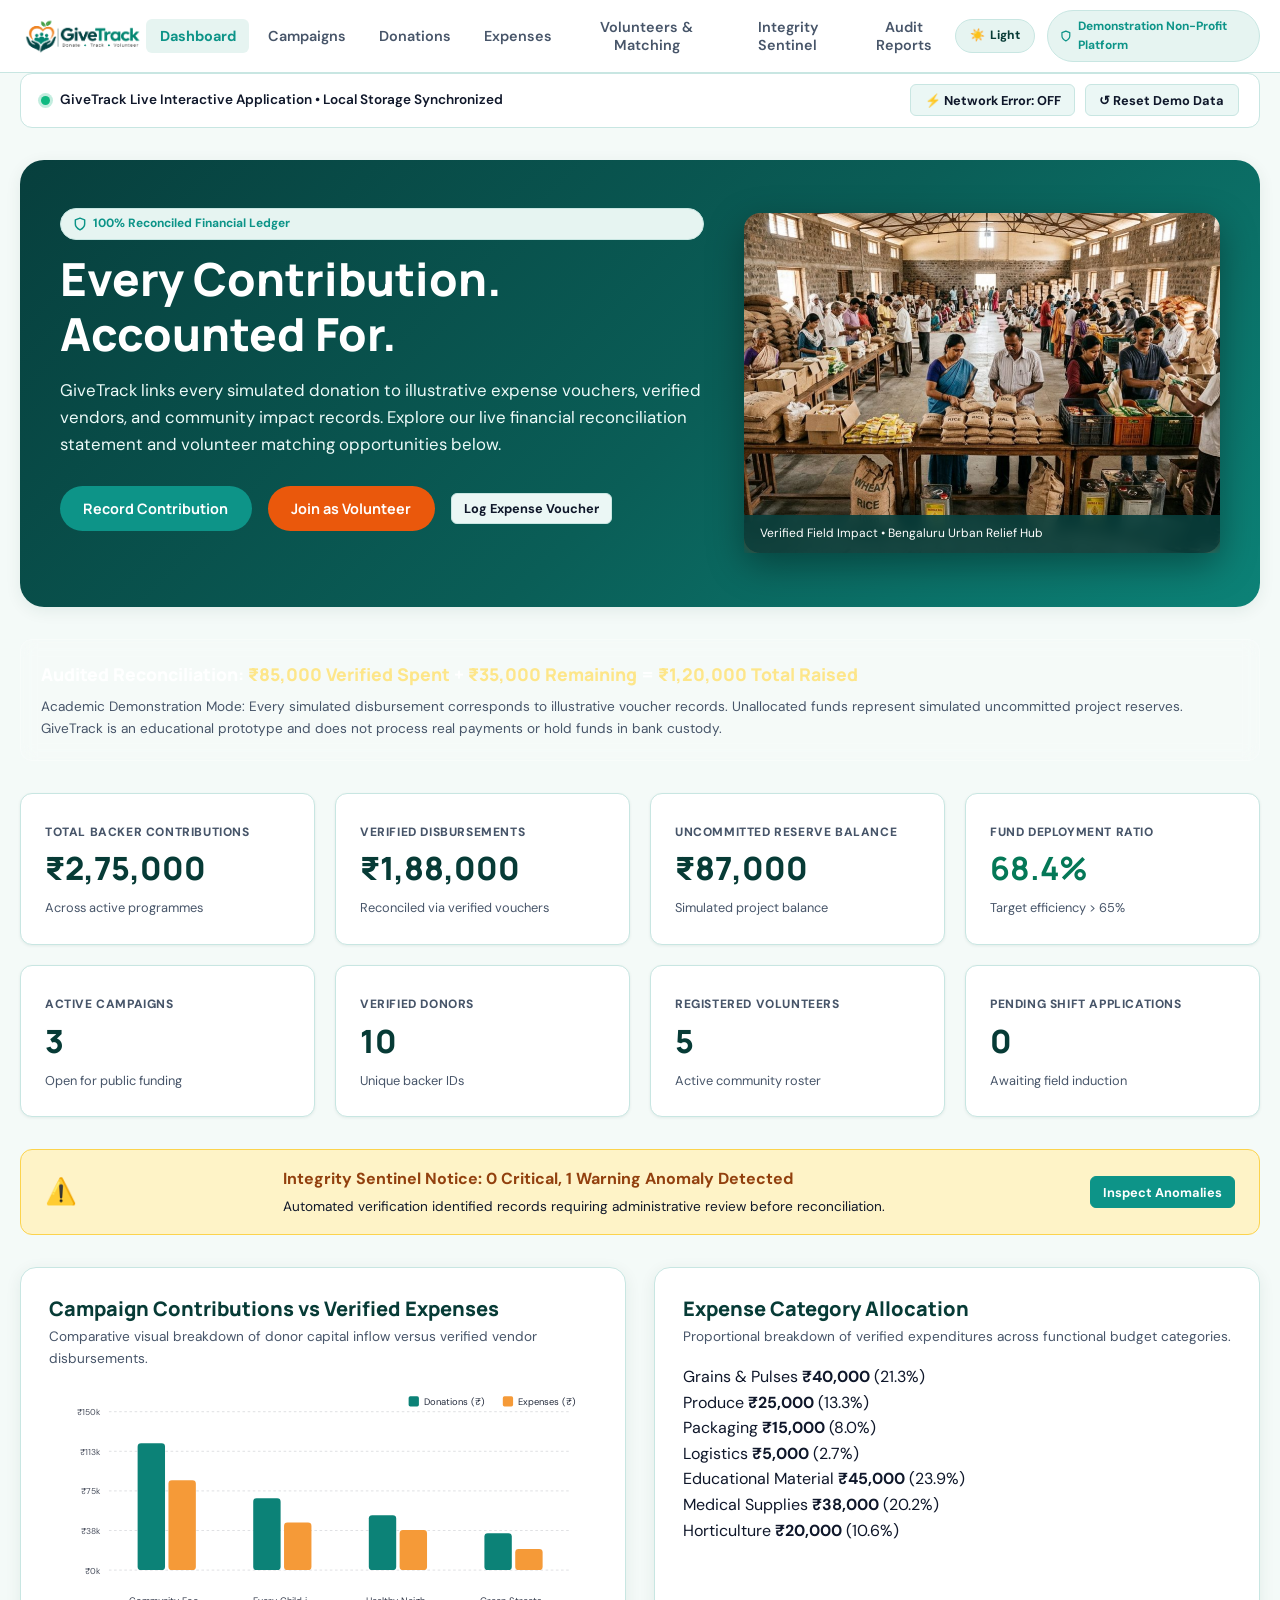
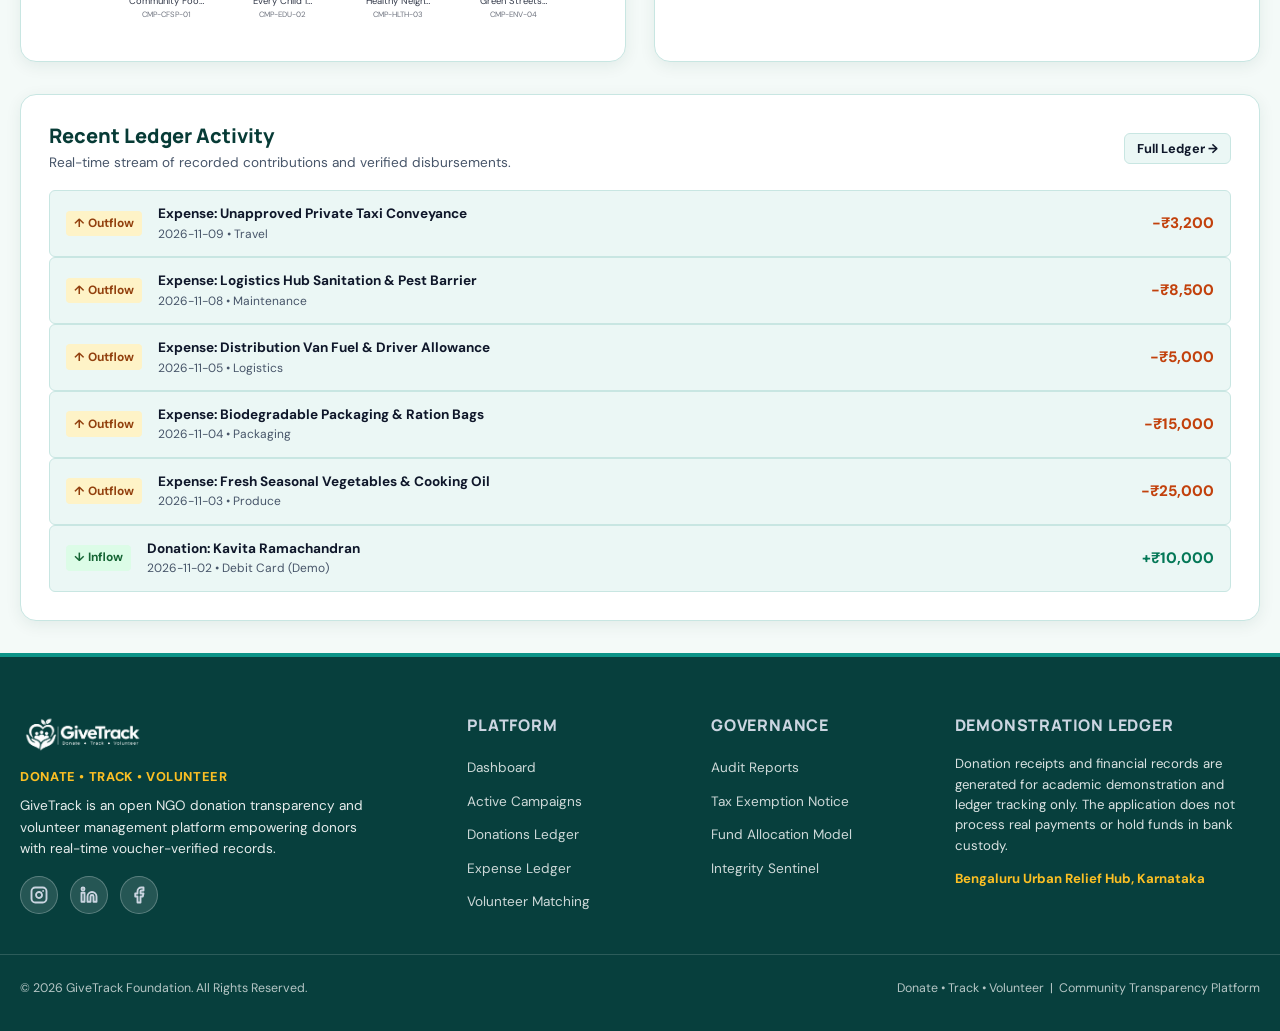
<file: index.html>
<!DOCTYPE html>
<html lang="en">
<head>
  <meta charset="UTF-8" />
  <meta name="viewport" content="width=device-width, initial-scale=1.0" />
  <meta name="description" content="GiveTrack - NGO Donation Transparency and Volunteer Matching Platform. Real-time fund tracking, verified vouchers, and community empowerment." />
  <title>GiveTrack | NGO Donation Transparency & Volunteer Platform</title>

  <!-- Google Fonts: Manrope (Headings) & DM Sans (UI/Body) -->
  <link rel="preconnect" href="https://fonts.googleapis.com" />
  <link rel="preconnect" href="https://fonts.gstatic.com" crossorigin />
  <link href="https://fonts.googleapis.com/css2?family=DM+Sans:ital,opsz,wght@0,9..40,400..700;1,9..40,400..700&family=Manrope:wght@400..800&display=swap" rel="stylesheet" />

  <!-- Vanilla CSS Stylesheet -->
  <link rel="stylesheet" href="style.css" />
</head>
<body>

  <!-- Accessible Theme & Mobile Navigation Controls -->
  <!-- 1. Theme Toggle Checkbox -->
  <input type="checkbox" id="theme-toggle" class="theme-toggle-input" aria-label="Toggle Dark Mode Theme" />

  <!-- 2. Mobile Navigation Drawer Checkbox -->
  <input type="checkbox" id="nav-toggle" class="nav-toggle-checkbox" aria-label="Toggle Mobile Navigation Menu" />

  <!-- ====================================================================== -->
  <!-- A. HEADER & PLATFORM NAVIGATION                                        -->
  <!-- ====================================================================== -->
  <header class="header-glass">
    <div class="max-w-7xl header-inner">
      
      <!-- GiveTrack Original Logo -->
      <a href="#home" class="brand-logo-link" onclick="AppEvents.navigateTo('dashboard')" aria-label="GiveTrack Home">
        <img src="assets/givetrack-logo.png" alt="GiveTrack Logo — Donate, Track, Volunteer" class="brand-logo-img" />
      </a>

      <!-- Mobile Hamburger Toggle Label -->
      <label for="nav-toggle" class="nav-toggle-label" aria-label="Open Navigation Menu">
        <svg viewBox="0 0 24 24" fill="none" stroke="currentColor" stroke-width="2.5" stroke-linecap="round" stroke-linejoin="round" aria-hidden="true">
          <line x1="3" y1="12" x2="21" y2="12"></line>
          <line x1="3" y1="6" x2="21" y2="6"></line>
          <line x1="3" y1="18" x2="21" y2="18"></line>
        </svg>
      </label>

      <!-- Main Navigation Menu (Supports Tab Switching & Deep Links) -->
      <nav class="main-navigation" aria-label="Main Navigation">
        <button type="button" class="nav-item app-nav-btn active" data-view="dashboard">Dashboard</button>
        <button type="button" class="nav-item app-nav-btn" data-view="campaigns">Campaigns</button>
        <button type="button" class="nav-item app-nav-btn" data-view="donations">Donations</button>
        <button type="button" class="nav-item app-nav-btn" data-view="expenses">Expenses</button>
        <button type="button" class="nav-item app-nav-btn" data-view="volunteers">Volunteers &amp; Matching</button>
        <button type="button" class="nav-item app-nav-btn" data-view="sentinel">Integrity Sentinel</button>
        <button type="button" class="nav-item app-nav-btn" data-view="reports">Audit Reports</button>
      </nav>

      <!-- Header Actions: Theme Switcher & Audited Non-Profit Badge -->
      <div class="header-actions">
        <!-- Theme Toggle Control -->
        <label for="theme-toggle" class="theme-toggle-btn" tabindex="0" title="Switch Theme (Light / Dark)" aria-label="Toggle site theme">
          <span class="theme-icon-light" aria-hidden="true">☀️ <span style="font-weight: 800;">Light</span></span>
          <span class="theme-icon-dark" aria-hidden="true">🌙 <span style="font-weight: 800;">Dark</span></span>
        </label>

        <span class="badge-audited">
          <svg width="14" height="14" viewBox="0 0 24 24" fill="none" stroke="currentColor" stroke-width="2.5" stroke-linecap="round" stroke-linejoin="round" aria-hidden="true">
            <path d="M12 22s8-4 8-10V5l-8-3-8 3v7c0 6 8 10 8 10z"></path>
          </svg>
          Demonstration Non-Profit Platform
        </span>
      </div>

    </div>
  </header>

  <main class="max-w-7xl">

    <!-- Print-Only Document Header (Active only in @media print) -->
    <div class="print-only-header" aria-hidden="true">
      <div style="display: flex; justify-content: space-between; align-items: flex-end; border-bottom: 2pt solid #073B36; padding-bottom: 8pt; margin-bottom: 12pt;">
        <div>
          <h1 style="font-size: 16pt; font-weight: 800; color: #073B36; margin: 0; letter-spacing: -0.01em;">GiveTrack™ Financial Transparency &amp; Audit Report</h1>
          <p style="font-size: 8.5pt; color: #334155; margin: 2pt 0 0;">Demonstration Expenditure Reconciliation &bull; Community Food Support Programme</p>
        </div>
        <div style="text-align: right; font-size: 7.5pt; color: #475569; line-height: 1.35;">
          <strong>A4 Demonstration Report</strong><br>
          Generated: Academic Non-Profit Ledger Prototype
        </div>
      </div>
    </div>

    <!-- Live Interactive Application Controls Toolbar -->
    <div class="gt-app-toolbar">
      <div class="toolbar-left">
        <span class="toolbar-status-dot"></span>
        <span class="toolbar-status-text">GiveTrack Live Interactive Application &bull; Local Storage Synchronized</span>
      </div>
      <div class="toolbar-actions">
        <button type="button" id="btn-toggle-failure" class="btn-toolbar-toggle" onclick="AppEvents.toggleSimulatedFailure()">⚡ Network Error: OFF</button>
        <button type="button" id="btn-reset-data" class="btn-toolbar-reset" onclick="AppEvents.resetDemoData()">↺ Reset Demo Data</button>
      </div>
    </div>

    <!-- ==================================================================== -->
    <!-- VIEW 1: INTELLIGENT DASHBOARD (Flagship Overview & Dynamic Analytics) -->
    <!-- ==================================================================== -->
    <section id="view-dashboard" class="app-view-section active-view">

      <!-- Flagship Welcome Hero -->
      <div class="welcome-hero" style="margin-bottom: 2rem;">
        <div class="hero-grid">
          <!-- Left: Platform Mission & Quick Actions -->
          <div class="hero-content">
            <span class="badge-audited" style="margin-bottom: 0.75rem;">
              <svg width="14" height="14" viewBox="0 0 24 24" fill="none" stroke="currentColor" stroke-width="2.5" stroke-linecap="round" stroke-linejoin="round" aria-hidden="true"><path d="M12 22s8-4 8-10V5l-8-3-8 3v7c0 6 8 10 8 10z"></path></svg>
              100% Reconciled Financial Ledger
            </span>

            <h1 class="hero-title">
              Every Contribution. <span class="hero-highlight">Accounted For.</span>
            </h1>

            <p class="hero-subtitle hero-lead">
              GiveTrack links every simulated donation to illustrative expense vouchers, verified vendors, and community impact records. Explore our live financial reconciliation statement and volunteer matching opportunities below.
            </p>

            <div class="hero-cta-group">
              <button type="button" class="btn-primary" onclick="AppEvents.openAddDonationModal()">
                Record Contribution
              </button>
              <button type="button" class="btn-orange" onclick="AppEvents.openRegisterVolunteerModal()">
                Join as Volunteer
              </button>
              <button type="button" class="btn-subtle" onclick="AppEvents.openAddExpenseModal()">
                Log Expense Voucher
              </button>
            </div>
          </div>

          <!-- Right: Authentic Documentary Field Photography -->
          <div class="hero-photo-wrap">
            <picture>
              <source media="(width < 40rem)" srcset="assets/campaign-mobile.jpg" />
              <source media="(width >= 40rem)" srcset="assets/campaign-desktop.jpg" />
              <img
                src="assets/campaign-desktop.jpg"
                alt="Community volunteers distributing nutritional ration kits to families in Bengaluru"
                class="hero-photo-img"
                loading="eager"
                width="800"
                height="533" />
            </picture>
            <div class="hero-photo-badge">
              <span>Verified Field Impact &bull; Bengaluru Urban Relief Hub</span>
            </div>
          </div>
        </div>
      </div>

      <!-- Academic Demonstration Reconciliation Formula Bar -->
      <div class="reconciliation-card" style="margin-bottom: 2rem;">
        <div class="reconciliation-formula">
          Ledger Parity Invariant: <span id="formula-spent">₹1,88,000 Verified Disbursements</span> + <span id="formula-reserve">₹87,000 Remaining Reserve</span> = <span id="formula-raised">₹2,75,000 Total Contributions</span>
        </div>
        <p style="margin: 0.5rem 0 0; font-size: 0.85rem; color: var(--color-muted);">
          Academic Demonstration Mode: Every simulated disbursement corresponds to illustrative voucher records. Unallocated funds represent simulated uncommitted project reserves. GiveTrack is an educational prototype and does not process real payments or hold funds in bank custody.
        </p>
      </div>

      <!-- Key Dynamic Financial Metrics Grid -->
      <div class="stats-grid" style="margin-bottom: 2rem;">
        <div class="stat-box">
          <span class="stat-label">Total Backer Contributions</span>
          <div class="stat-val text-turquoise" id="metric-total-donations">₹2,75,000</div>
          <span class="stat-note">Across active programmes</span>
        </div>

        <div class="stat-box">
          <span class="stat-label">Verified Disbursements</span>
          <div class="stat-val text-deep-teal" id="metric-total-expenses">₹1,88,000</div>
          <span class="stat-note">Reconciled via verified vouchers</span>
        </div>

        <div class="stat-box">
          <span class="stat-label">Uncommitted Reserve Balance</span>
          <div class="stat-val text-orange" id="metric-remaining-funds">₹87,000</div>
          <span class="stat-note">Simulated project balance</span>
        </div>

        <div class="stat-box">
          <span class="stat-label">Fund Deployment Ratio</span>
          <div class="stat-val text-success" id="metric-fund-ratio">68.4%</div>
          <span class="stat-note">Target efficiency &gt; 65%</span>
        </div>

        <div class="stat-box">
          <span class="stat-label">Active Campaigns</span>
          <div class="stat-val" id="metric-active-campaigns">4</div>
          <span class="stat-note">Open for public funding</span>
        </div>

        <div class="stat-box">
          <span class="stat-label">Verified Donors</span>
          <div class="stat-val" id="metric-total-donors">6</div>
          <span class="stat-note">Unique backer IDs</span>
        </div>

        <div class="stat-box">
          <span class="stat-label">Registered Volunteers</span>
          <div class="stat-val" id="metric-total-volunteers">6</div>
          <span class="stat-note">Active community roster</span>
        </div>

        <div class="stat-box">
          <span class="stat-label">Pending Shift Applications</span>
          <div class="stat-val" id="metric-pending-apps">1</div>
          <span class="stat-note">Awaiting field induction</span>
        </div>
      </div>

      <!-- Integrity Sentinel Alert Summary Banner -->
      <div id="dashboard-sentinel-banner" class="sentinel-summary-banner status-all-clear"></div>

      <!-- Interactive Responsive SVG Charts -->
      <div class="transparency-layout" style="margin-bottom: 2rem;">
        <div class="gt-card">
          <h3 style="font-size: 1.25rem; font-weight: 800; margin-bottom: 0.35rem;">
            Campaign Contributions vs Verified Expenses
          </h3>
          <p style="font-size: 0.85rem; color: var(--color-muted); margin-bottom: 1rem;">
            Comparative visual breakdown of donor capital inflow versus verified vendor disbursements.
          </p>
          <div id="chart-donations-vs-expenses"></div>
        </div>

        <div class="gt-card">
          <h3 style="font-size: 1.25rem; font-weight: 800; margin-bottom: 0.35rem;">
            Expense Category Allocation
          </h3>
          <p style="font-size: 0.85rem; color: var(--color-muted); margin-bottom: 1rem;">
            Proportional breakdown of verified expenditures across functional budget categories.
          </p>
          <div id="chart-category-allocation"></div>
        </div>
      </div>

      <!-- Recent Ledger Activity Feed -->
      <div class="gt-card" style="margin-bottom: 2rem;">
        <div style="display: flex; justify-content: space-between; align-items: center; margin-bottom: 1rem;">
          <div>
            <h3 style="font-size: 1.25rem; font-weight: 800; margin: 0 0 0.25rem;">Recent Ledger Activity</h3>
            <p style="font-size: 0.85rem; color: var(--color-muted); margin: 0;">Real-time stream of recorded contributions and verified disbursements.</p>
          </div>
          <button type="button" class="btn-subtle" onclick="AppEvents.navigateTo('donations')">Full Ledger &rarr;</button>
        </div>
        <div id="dashboard-recent-activity"></div>
      </div>

    </section>

    <!-- ==================================================================== -->
    <!-- VIEW 2: CAMPAIGN PORTFOLIO MANAGEMENT                                -->
    <!-- ==================================================================== -->
    <section id="view-campaigns" class="app-view-section">
      <div class="section-toolbar">
        <div>
          <h2 style="font-size: 1.4rem; font-weight: 800; margin: 0 0 0.25rem;">Campaign Portfolio &amp; Capital Allocation</h2>
          <p style="font-size: 0.85rem; color: var(--color-muted); margin: 0;">Manage initiatives, track fundraising progress, and monitor remaining fund balances.</p>
        </div>
        <button type="button" class="btn-primary" onclick="AppEvents.openAddCampaignModal()">+ Create Campaign</button>
      </div>

      <!-- Filters & Sorting -->
      <div class="section-toolbar" style="margin-top: 0;">
        <div class="filter-group">
          <input type="text" id="filter-campaign-search" class="filter-input" placeholder="Search campaigns by name, ID..." />
          <select id="filter-campaign-category" class="filter-select">
            <option value="all">All Categories</option>
          </select>
          <select id="filter-campaign-status" class="filter-select">
            <option value="all">All Statuses</option>
            <option value="active">Active</option>
            <option value="completed">Completed</option>
            <option value="paused">Paused</option>
          </select>
          <select id="filter-campaign-sort" class="filter-select">
            <option value="progress_desc">Sort by Progress (High &rarr; Low)</option>
            <option value="progress_asc">Sort by Progress (Low &rarr; High)</option>
            <option value="target_desc">Sort by Target (High &rarr; Low)</option>
            <option value="name_asc">Sort by Name (A &rarr; Z)</option>
          </select>
        </div>
      </div>

      <!-- Dynamic Campaigns Grid -->
      <div id="campaigns-grid-container" class="campaigns-interactive-grid"></div>
    </section>

    <!-- ==================================================================== -->
    <!-- VIEW 3: DONATION MANAGEMENT & INFLOW LEDGER                          -->
    <!-- ==================================================================== -->
    <section id="view-donations" class="app-view-section">
      <div class="section-toolbar">
        <div>
          <h2 style="font-size: 1.4rem; font-weight: 800; margin: 0 0 0.25rem;">Donations Ledger &amp; Inflow Registry</h2>
          <p style="font-size: 0.85rem; color: var(--color-muted); margin: 0;">Immutable record of community contributions with unique transaction reference enforcement.</p>
        </div>
        <button type="button" class="btn-primary" onclick="AppEvents.openAddDonationModal()">+ Record Contribution</button>
      </div>

      <!-- Filters & Sorting -->
      <div class="section-toolbar" style="margin-top: 0;">
        <div class="filter-group">
          <input type="text" id="filter-donation-search" class="filter-input" placeholder="Search by donor, tx code, ID..." />
          <select id="filter-donation-campaign" class="filter-select">
            <option value="all">All Campaigns</option>
          </select>
          <div style="display: inline-flex; align-items: center; gap: 0.35rem;">
            <label for="filter-donation-date-from" style="font-size: 0.75rem; color: var(--color-muted); font-weight: 600;">From:</label>
            <input type="date" id="filter-donation-date-from" class="filter-input" style="max-width: 135px; padding: 0.35rem 0.5rem;" />
          </div>
          <div style="display: inline-flex; align-items: center; gap: 0.35rem;">
            <label for="filter-donation-date-to" style="font-size: 0.75rem; color: var(--color-muted); font-weight: 600;">To:</label>
            <input type="date" id="filter-donation-date-to" class="filter-input" style="max-width: 135px; padding: 0.35rem 0.5rem;" />
          </div>
          <select id="filter-donation-sort" class="filter-select">
            <option value="date_desc">Newest First</option>
            <option value="date_asc">Oldest First</option>
            <option value="amount_desc">Highest Amount</option>
            <option value="amount_asc">Lowest Amount</option>
          </select>
        </div>
        <span id="donations-filtered-total" class="filter-count-badge"></span>
      </div>

      <!-- Donations Table -->
      <div class="table-wrap gt-card" style="padding: 0; overflow-x: auto;">
        <table class="gt-data-table">
          <thead>
            <tr>
              <th>Donation ID</th>
              <th>Donor Name</th>
              <th>Campaign Name</th>
              <th>Amount (₹)</th>
              <th>Date</th>
              <th>Transaction Ref</th>
              <th>Actions</th>
            </tr>
          </thead>
          <tbody id="donations-table-body"></tbody>
        </table>
      </div>
    </section>

    <!-- ==================================================================== -->
    <!-- VIEW 4: EXPENSE MANAGEMENT & VOUCHER LEDGER                          -->
    <!-- ==================================================================== -->
    <section id="view-expenses" class="app-view-section">
      <div class="section-toolbar">
        <div>
          <h2 style="font-size: 1.4rem; font-weight: 800; margin: 0 0 0.25rem;">Expenditure Vouchers &amp; Disbursement Ledger</h2>
          <p style="font-size: 0.85rem; color: var(--color-muted); margin: 0;">Demonstration disbursement records with automated deficit protection and missing invoice flags.</p>
        </div>
        <button type="button" class="btn-primary" onclick="AppEvents.openAddExpenseModal()">+ Log Expense Voucher</button>
      </div>

      <!-- Filters & Sorting -->
      <div class="section-toolbar" style="margin-top: 0;">
        <div class="filter-group">
          <input type="text" id="filter-expense-search" class="filter-input" placeholder="Search by title, bill ref, ID..." />
          <select id="filter-expense-campaign" class="filter-select">
            <option value="all">All Campaigns</option>
          </select>
          <select id="filter-expense-category" class="filter-select">
            <option value="all">All Categories</option>
            <option value="Grains & Pulses">Grains & Pulses</option>
            <option value="Produce">Produce & Vegetables</option>
            <option value="Packaging">Packaging Kits</option>
            <option value="Logistics">Logistics & Transportation</option>
            <option value="Maintenance">Maintenance & Sanitation</option>
          </select>
        </div>
        <span id="expenses-filtered-total" class="filter-count-badge"></span>
      </div>

      <!-- Expenses Table -->
      <div class="table-wrap gt-card" style="padding: 0; overflow-x: auto;">
        <table class="gt-data-table">
          <thead>
            <tr>
              <th>Voucher ID</th>
              <th>Disbursement Item</th>
              <th>Campaign</th>
              <th>Category</th>
              <th>Amount (₹)</th>
              <th>Date</th>
              <th>Audit Status</th>
              <th>Bill Reference</th>
              <th>Actions</th>
            </tr>
          </thead>
          <tbody id="expenses-table-body"></tbody>
        </table>
      </div>
    </section>

    <!-- ==================================================================== -->
    <!-- VIEW 5: VOLUNTEERS & RULE-BASED SKILL MATCHING                       -->
    <!-- ==================================================================== -->
    <section id="view-volunteers" class="app-view-section">
      <div class="section-toolbar">
        <div>
          <h2 style="font-size: 1.4rem; font-weight: 800; margin: 0 0 0.25rem;">Volunteer Community &amp; Opportunity Dispatch</h2>
          <p style="font-size: 0.85rem; color: var(--color-muted); margin: 0;">Register community volunteers, schedule field shifts, and run rule-based skill matching.</p>
        </div>
        <div style="display: flex; gap: 0.5rem; flex-wrap: wrap;">
          <button type="button" class="btn-primary" onclick="AppEvents.openCreateOpportunityModal()">+ Create Opportunity</button>
          <button type="button" class="btn-orange" onclick="AppEvents.openRegisterVolunteerModal()">+ Register Volunteer</button>
        </div>
      </div>

      <!-- Volunteer Roster Section -->
      <div style="margin-top: 1.5rem;">
        <div class="section-toolbar" style="margin-top: 0; padding: 0.5rem 0;">
          <h3 style="font-size: 1.15rem; font-weight: 800; margin: 0;">Registered Volunteer Roster</h3>
          <div class="filter-group">
            <input type="text" id="filter-volunteer-search" class="filter-input" placeholder="Search by name, email..." />
            <select id="filter-volunteer-skill" class="filter-select">
              <option value="all">All Skills</option>
            </select>
            <select id="filter-volunteer-status" class="filter-select">
              <option value="all">All Statuses</option>
              <option value="active">Active</option>
              <option value="pending">Pending</option>
              <option value="inactive">Inactive</option>
            </select>
          </div>
        </div>
        <div id="volunteers-grid-container" class="volunteers-interactive-grid"></div>
      </div>

      <!-- Volunteer Opportunities Section -->
      <div style="margin-top: 2.5rem;">
        <h3 style="font-size: 1.15rem; font-weight: 800; margin: 0 0 0.75rem;">Field Opportunities &amp; Upcoming Shifts</h3>
        <div id="opportunities-grid-container" class="opportunities-interactive-grid"></div>
      </div>

      <!-- Skill Matcher Engine Results Panel -->
      <div style="margin-top: 2.5rem;">
        <h3 style="font-size: 1.15rem; font-weight: 800; margin: 0 0 0.5rem;">Rule-Based Skill Matcher Engine</h3>
        <p style="font-size: 0.85rem; color: var(--color-muted); margin: 0 0 1rem;">
          Calculates transparent deterministic match percentages using <code>(Matched Skills / Total Required Skills) &times; 100</code> with itemised skill tags.
        </p>
        <div id="skill-matching-results" class="skill-matching-panel"></div>
      </div>
    </section>

    <!-- ==================================================================== -->
    <!-- VIEW 6: INTEGRITY SENTINEL (Financial Anomaly Detection)              -->
    <!-- ==================================================================== -->
    <section id="view-sentinel" class="app-view-section">
      <div class="section-toolbar">
        <div>
          <h2 style="font-size: 1.4rem; font-weight: 800; margin: 0 0 0.25rem;">GiveTrack Integrity Sentinel</h2>
          <p style="font-size: 0.85rem; color: var(--color-muted); margin: 0;">Continuous automated financial anomaly engine safeguarding donor capital and audit integrity.</p>
        </div>
        <div class="filter-group">
          <select id="filter-sentinel-severity" class="filter-select">
            <option value="all">All Severities</option>
            <option value="HIGH">High Severity</option>
            <option value="MEDIUM">Medium Severity</option>
            <option value="LOW">Low Severity</option>
          </select>
          <select id="filter-sentinel-category" class="filter-select">
            <option value="all">All Anomaly Rules</option>
            <option value="Duplicate Reference">Duplicate Reference</option>
            <option value="Missing Invoice Reference">Missing Invoice Reference</option>
            <option value="Campaign Deficit">Campaign Deficit</option>
            <option value="Independent Sum Reconciliation">Independent Sum Reconciliation</option>
            <option value="Statistical Outlier">Statistical Outlier</option>
          </select>
        </div>
      </div>

      <div class="gt-card" style="margin-bottom: 1.5rem;">
        <h3 style="font-size: 1.1rem; font-weight: 800; margin-bottom: 0.5rem; color: var(--color-deep-teal);">
          Automated Sentinel Verification Rules
        </h3>
        <ul style="font-size: 0.85rem; color: var(--color-ink); line-height: 1.7; padding-left: 1.25rem; margin: 0;">
          <li><strong>Duplicate Transaction References:</strong> Flags identical bank/UPI transfer codes to prevent double-counting of donor capital.</li>
          <li><strong>Missing Bill References:</strong> Detects disbursements logged without invoice numbers or vendor receipts.</li>
          <li><strong>Overdrawn Campaign Balances:</strong> Identifies any campaign where verified expenditures exceed total raised contributions.</li>
          <li><strong>Reconciliation Imbalance:</strong> Verifies that <code>Total Raised = Verified Spent + Remaining Reserve</code> holds across all records.</li>
          <li><strong>Statistical Outlier Detection:</strong> Flags individual disbursements exceeding 2.5&times; the historical category average for administrative review.</li>
        </ul>
      </div>

      <!-- Sentinel Anomaly Cards Container -->
      <div id="sentinel-alerts-container"></div>
    </section>

    <!-- ==================================================================== -->
    <!-- VIEW 7: DYNAMIC REPORTS & ARCHIVAL STATEMENTS                         -->
    <!-- ==================================================================== -->
    <section id="view-reports" class="app-view-section">
      <div class="section-toolbar">
        <div>
          <h2 style="font-size: 1.4rem; font-weight: 800; margin: 0 0 0.25rem;">Financial Transparency Reports &amp; Archival Statements</h2>
          <p style="font-size: 0.85rem; color: var(--color-muted); margin: 0;">Live demonstration statements, campaign allocation breakdowns, and ink-efficient A4 print exports.</p>
        </div>
        <button type="button" class="btn-primary" onclick="window.print()">
          <svg width="16" height="16" viewBox="0 0 24 24" fill="none" stroke="currentColor" stroke-width="2.5" stroke-linecap="round" stroke-linejoin="round" aria-hidden="true" style="margin-right: 0.4rem;"><polyline points="6 9 6 2 18 2 18 9"></polyline><path d="M6 18H4a2 2 0 0 1-2-2v-5a2 2 0 0 1 2-2h16a2 2 0 0 1 2 2v5a2 2 0 0 1-2 2h-2"></path><rect x="6" y="14" width="12" height="8"></rect></svg>
          Print Financial Report (Ctrl + P)
        </button>
      </div>

      <!-- Dynamic Statement Container -->
      <div id="reports-summary-container"></div>

      <!-- Governance & Academic Demonstration Cards -->
      <div class="reports-grid" style="margin-top: 1.5rem;">
        <div class="report-card">
          <div>
            <h3 style="font-size: 1.1rem; font-weight: 800; margin-bottom: 0.35rem; color: var(--color-deep-teal);">Demonstration Ledger Review</h3>
            <p style="font-size: 0.8rem; color: var(--color-muted); margin-bottom: 0.75rem;">Academic Demonstration Ledger Model</p>
            <ul class="report-list" style="font-size: 0.85rem; color: var(--color-ink); padding-left: 1.25rem; line-height: 1.6;">
              <li>Automated mathematical reconciliation matches verified ledger</li>
              <li>Illustrative voucher audit trail with itemised category allocation</li>
              <li>Generated for educational and laboratory evaluation only</li>
            </ul>
          </div>
          <p style="margin-top: 1rem; font-size: 0.8rem; color: var(--color-turquoise); font-weight: 700;">Ref: LAB3-DEMO-AUDIT-2026</p>
        </div>

        <div class="report-card">
          <div>
            <h3 style="font-size: 1.1rem; font-weight: 800; margin-bottom: 0.35rem; color: var(--color-deep-teal);">Tax Exemption Disclosure</h3>
            <p style="font-size: 0.8rem; color: var(--color-muted); margin-bottom: 0.75rem;">Educational Simulation Notice</p>
            <ul class="report-list" style="font-size: 0.85rem; color: var(--color-ink); padding-left: 1.25rem; line-height: 1.6;">
              <li>Illustrative receipts generated for non-profit workflow demonstration</li>
              <li>No real tax exemption benefits or statutory filings implied</li>
              <li>All donor names, IDs, and financial figures are simulated data</li>
            </ul>
          </div>
          <p style="margin-top: 1rem; font-size: 0.8rem; color: var(--color-turquoise); font-weight: 700;">Educational Prototype</p>
        </div>

        <div class="report-card">
          <div>
            <h3 style="font-size: 1.1rem; font-weight: 800; margin-bottom: 0.35rem; color: var(--color-deep-teal);">Fund Allocation &amp; Safety Notice</h3>
            <p style="font-size: 0.8rem; color: var(--color-muted); margin-bottom: 0.75rem;">Illustrative Beneficiary Model</p>
            <ul class="report-list" style="font-size: 0.85rem; color: var(--color-ink); padding-left: 1.25rem; line-height: 1.6;">
              <li>Disbursements illustrate direct family ration and medical allocations</li>
              <li>Automated deficit prevention prohibits unbacked fund transfers</li>
              <li>Application does not process real banking payments or hold funds</li>
            </ul>
          </div>
          <p style="margin-top: 1rem; font-size: 0.8rem; color: var(--color-turquoise); font-weight: 700;">Demonstration Only • Zero Real Funds</p>
        </div>
      </div>
    </section>

    <!-- Academic Demonstration Print Declaration (Displayed only when printing) -->
    <div class="print-footer-declaration">
      <p><strong>GIVETRACK DEMONSTRATION AUDIT STATEMENT (A4 ARCHIVAL PRINT RECORD):</strong></p>
      <p>Academic Prototype Declaration: This document illustrates automated ledger reconciliation for the GiveTrack NGO platform demonstration. Simulated donor contributions: ₹2,75,000. Verified programme disbursements: ₹1,88,000. Simulated uncommitted reserve balance: ₹87,000. All vouchers and expense records represent illustrative data for laboratory evaluation. GiveTrack does not process real financial transactions or hold funds in bank custody.</p>
    </div>

  </main>

  <!-- ====================================================================== -->
  <!-- FOOTER & SOCIAL LINKS                                                  -->
  <!-- ====================================================================== -->
  <footer class="site-footer">
    <div class="max-w-7xl footer-grid">
      <div>
        <div class="footer-logo-wrap">
          <img src="assets/givetrack-logo.png" alt="GiveTrack Logo" class="footer-logo-img" />
        </div>
        <p style="font-size: 0.8rem; font-weight: 800; color: #FBBF24; text-transform: uppercase; letter-spacing: 0.05em; margin-bottom: 0.5rem;">
          Donate • Track • Volunteer
        </p>
        <p style="font-size: 0.85rem; color: rgba(255, 255, 255, 0.9); line-height: 1.6; max-width: 22rem;">
          GiveTrack is an open NGO donation transparency and volunteer management platform empowering donors with real-time voucher-verified records.
        </p>
        <div class="social-links" aria-label="GiveTrack Social Channels">
          <a href="https://instagram.com/givetrack" target="_blank" rel="noopener" class="social-pill" aria-label="Instagram">
            <svg width="18" height="18" viewBox="0 0 24 24" fill="none" stroke="currentColor" stroke-width="2.5" stroke-linecap="round" stroke-linejoin="round" aria-hidden="true"><rect x="2" y="2" width="20" height="20" rx="5" ry="5"></rect><path d="M16 11.37A4 4 0 1 1 12.63 8 4 4 0 0 1 16 11.37z"></path><line x1="17.5" y1="6.5" x2="17.51" y2="6.5"></line></svg>
          </a>
          <a href="https://linkedin.com/company/givetrack" target="_blank" rel="noopener" class="social-pill" aria-label="LinkedIn">
            <svg width="18" height="18" viewBox="0 0 24 24" fill="none" stroke="currentColor" stroke-width="2.5" stroke-linecap="round" stroke-linejoin="round" aria-hidden="true"><path d="M16 8a6 6 0 0 1 6 6v7h-4v-7a2 2 0 0 0-2-2 2 2 0 0 0-2 2v7h-4v-7a6 6 0 0 1 6-6z"></path><rect x="2" y="9" width="4" height="12"></rect><circle cx="4" cy="4" r="2"></circle></svg>
          </a>
          <a href="https://facebook.com/givetrack" target="_blank" rel="noopener" class="social-pill" aria-label="Facebook">
            <svg width="18" height="18" viewBox="0 0 24 24" fill="none" stroke="currentColor" stroke-width="2.5" stroke-linecap="round" stroke-linejoin="round" aria-hidden="true"><path d="M18 2h-3a5 5 0 0 0-5 5v3H7v4h3v8h4v-8h3l1-4h-4V7a1 1 0 0 1 1-1h3z"></path></svg>
          </a>
        </div>
      </div>

      <div>
        <p class="footer-col-title">Platform</p>
        <ul class="footer-links-list">
          <li><a href="#dashboard" onclick="AppEvents.navigateTo('dashboard')">Dashboard</a></li>
          <li><a href="#campaigns" onclick="AppEvents.navigateTo('campaigns')">Active Campaigns</a></li>
          <li><a href="#donations" onclick="AppEvents.navigateTo('donations')">Donations Ledger</a></li>
          <li><a href="#expenses" onclick="AppEvents.navigateTo('expenses')">Expense Ledger</a></li>
          <li><a href="#volunteers" onclick="AppEvents.navigateTo('volunteers')">Volunteer Matching</a></li>
        </ul>
      </div>

      <div>
        <p class="footer-col-title">Governance</p>
        <ul class="footer-links-list">
          <li><a href="#reports" onclick="AppEvents.navigateTo('reports')">Audit Reports</a></li>
          <li><a href="#reports" onclick="AppEvents.navigateTo('reports')">Tax Exemption Notice</a></li>
          <li><a href="#reports" onclick="AppEvents.navigateTo('reports')">Fund Allocation Model</a></li>
          <li><a href="#sentinel" onclick="AppEvents.navigateTo('sentinel')">Integrity Sentinel</a></li>
        </ul>
      </div>

      <div>
        <p class="footer-col-title">Demonstration Ledger</p>
        <p style="font-size: 0.825rem; color: rgba(255, 255, 255, 0.85); line-height: 1.55; margin-bottom: 0.75rem;">
          Donation receipts and financial records are generated for academic demonstration and ledger tracking only. The application does not process real payments or hold funds in bank custody.
        </p>
        <p style="font-size: 0.825rem; color: #FBBF24; font-weight: 700;">
          Bengaluru Urban Relief Hub, Karnataka
        </p>
      </div>
    </div>

    <div class="max-w-7xl footer-bottom-bar">
      <span>&copy; 2026 GiveTrack Foundation. All Rights Reserved.</span>
      <span>Donate • Track • Volunteer &nbsp;|&nbsp; Community Transparency Platform</span>
    </div>
  </footer>

  <!-- ====================================================================== -->
  <!-- MODALS: CAMPAIGN, DONATION, EXPENSE, VOLUNTEER, OPPORTUNITY            -->
  <!-- ====================================================================== -->

  <!-- Modal 1: Campaign Form -->
  <aside id="modal-campaign" class="app-modal" role="dialog" aria-modal="true" aria-labelledby="modal-campaign-title">
    <div class="app-modal-dialog">
      <button type="button" class="app-modal-close" onclick="ModalManager.closeAll()" aria-label="Close Modal">&times;</button>
      <h3 id="modal-campaign-title" style="margin: 0 0 1rem; color: var(--color-deep-teal); font-weight: 800;">Create New Campaign</h3>
      <form id="form-campaign">
        <input type="hidden" id="campaign-id" name="campaign-id" />
        <div class="form-group" style="margin-bottom: 1rem;">
          <label class="form-label" for="campaign-name">Campaign Name *</label>
          <input type="text" id="campaign-name" name="campaign-name" class="form-control" required minlength="3" placeholder="e.g. Clean Drinking Water Initiative" />
        </div>
        <div class="form-row" style="margin-bottom: 1rem;">
          <div class="form-group">
            <label class="form-label" for="campaign-category">Category *</label>
            <select id="campaign-category" name="campaign-category" class="form-control" required>
              <option value="Food Security">Food Security</option>
              <option value="Education">Education</option>
              <option value="Healthcare">Healthcare</option>
              <option value="Environment">Environment</option>
              <option value="Disaster Relief">Disaster Relief</option>
            </select>
          </div>
          <div class="form-group">
            <label class="form-label" for="campaign-target">Fundraising Target (₹) *</label>
            <input type="number" id="campaign-target" name="campaign-target" class="form-control" required min="1000" step="100" placeholder="e.g. 150000" />
          </div>
        </div>
        <div class="form-row" style="margin-bottom: 1rem;">
          <div class="form-group">
            <label class="form-label" for="campaign-start-date">Start Date *</label>
            <input type="date" id="campaign-start-date" name="campaign-start-date" class="form-control" required />
          </div>
          <div class="form-group">
            <label class="form-label" for="campaign-end-date">End Date *</label>
            <input type="date" id="campaign-end-date" name="campaign-end-date" class="form-control" required />
          </div>
        </div>
        <div class="form-group" style="margin-bottom: 1rem;">
          <label class="form-label" for="campaign-status">Campaign Status *</label>
          <select id="campaign-status" name="campaign-status" class="form-control" required>
            <option value="active">Active</option>
            <option value="completed">Completed</option>
            <option value="paused">Paused</option>
          </select>
        </div>
        <div class="form-group" style="margin-bottom: 1rem;">
          <label class="form-label" for="campaign-desc">Campaign Description</label>
          <textarea id="campaign-desc" name="campaign-desc" class="form-control" rows="3" placeholder="Explain the community welfare goals and target beneficiaries..."></textarea>
        </div>
        <div class="form-modal-actions">
          <button type="button" class="btn-subtle" onclick="ModalManager.closeAll()">Cancel</button>
          <button type="submit" class="btn-primary">Save Campaign</button>
        </div>
      </form>
    </div>
  </aside>

  <!-- Modal 2: Campaign Details View -->
  <aside id="modal-campaign-details" class="app-modal" role="dialog" aria-modal="true" aria-labelledby="details-campaign-name">
    <div class="app-modal-dialog">
      <button type="button" class="app-modal-close" onclick="ModalManager.closeAll()" aria-label="Close Details">&times;</button>
      <h3 id="details-campaign-name" style="margin: 0 0 0.25rem; color: var(--color-deep-teal); font-weight: 800;">Campaign Details</h3>
      <p style="font-size: 0.8rem; color: var(--color-muted); margin-bottom: 1.25rem;">ID: <code id="details-campaign-id"></code></p>
      
      <div style="display: grid; grid-template-columns: 1fr 1fr; gap: 0.85rem; margin-bottom: 1.25rem; background: var(--color-surface-alt); padding: 1rem; border-radius: var(--radius-sm); border: 1px solid var(--color-mint-border);">
        <div><span style="font-size: 0.75rem; color: var(--color-muted); display: block;">Target</span><strong id="details-campaign-target" style="font-size: 1rem;"></strong></div>
        <div><span style="font-size: 0.75rem; color: var(--color-muted); display: block;">Total Raised</span><strong id="details-campaign-raised" class="amount-green" style="font-size: 1rem;"></strong></div>
        <div><span style="font-size: 0.75rem; color: var(--color-muted); display: block;">Verified Spent</span><strong id="details-campaign-spent" style="font-size: 1rem;"></strong></div>
        <div><span style="font-size: 0.75rem; color: var(--color-muted); display: block;">Remaining Balance</span><strong id="details-campaign-balance" class="text-success" style="font-size: 1rem;"></strong></div>
      </div>

      <div style="margin-bottom: 1.25rem;">
        <span style="font-size: 0.8rem; font-weight: 700; color: var(--color-deep-teal); display: block; margin-bottom: 0.25rem;">Description</span>
        <p id="details-campaign-desc" style="font-size: 0.85rem; color: var(--color-ink); line-height: 1.5; margin: 0;"></p>
      </div>

      <div class="form-modal-actions">
        <button type="button" class="btn-primary" onclick="ModalManager.closeAll()">Close</button>
      </div>
    </div>
  </aside>

  <!-- Modal 3: Donation Form -->
  <aside id="modal-donation" class="app-modal" role="dialog" aria-modal="true" aria-labelledby="modal-donation-title">
    <div class="app-modal-dialog">
      <button type="button" class="app-modal-close" onclick="ModalManager.closeAll()" aria-label="Close Modal">&times;</button>
      <h3 id="modal-donation-title" style="margin: 0 0 1rem; color: var(--color-deep-teal); font-weight: 800;">Record Donor Contribution</h3>
      <form id="form-donation">
        <input type="hidden" id="donation-id" name="donation-id" />
        <input type="hidden" id="donor-id" name="donor-id" />
        
        <div class="form-group" style="margin-bottom: 1rem;">
          <label class="form-label" for="donor-name">Donor Full Name *</label>
          <input type="text" id="donor-name" name="donor-name" class="form-control" required minlength="2" placeholder="e.g. Radhika Sharma" />
        </div>

        <div class="form-group" style="margin-bottom: 1rem;">
          <label class="form-label" for="donation-campaign">Select Campaign *</label>
          <select id="donation-campaign" name="donation-campaign" class="form-control" required></select>
        </div>

        <div class="form-row" style="margin-bottom: 1rem;">
          <div class="form-group">
            <label class="form-label" for="donation-amount">Donation Amount (₹) *</label>
            <input type="number" id="donation-amount" name="donation-amount" class="form-control" required min="10" step="10" placeholder="e.g. 5000" />
          </div>
          <div class="form-group">
            <label class="form-label" for="donation-method">Payment Method *</label>
            <select id="donation-method" name="donation-method" class="form-control" required>
              <option value="UPI">UPI</option>
              <option value="Net Banking">Net Banking / NEFT</option>
              <option value="Bank Transfer">Bank Transfer</option>
              <option value="Debit Card">Debit Card</option>
              <option value="Cheque">Cheque</option>
            </select>
          </div>
        </div>

        <div class="form-row" style="margin-bottom: 1rem;">
          <div class="form-group">
            <label class="form-label" for="donation-tx-ref">Transaction Reference ID *</label>
            <input type="text" id="donation-tx-ref" name="donation-tx-ref" class="form-control" required minlength="5" placeholder="e.g. TXN-UPI-884012" />
            <small class="form-help">Must be unique across all transactions.</small>
          </div>
          <div class="form-group">
            <label class="form-label" for="donation-date">Contribution Date *</label>
            <input type="date" id="donation-date" name="donation-date" class="form-control" required />
          </div>
        </div>

        <div class="form-modal-actions">
          <button type="button" class="btn-subtle" onclick="ModalManager.closeAll()">Cancel</button>
          <button type="submit" class="btn-primary">Record Contribution</button>
        </div>
      </form>
    </div>
  </aside>

  <!-- Modal 4: Expense Form -->
  <aside id="modal-expense" class="app-modal" role="dialog" aria-modal="true" aria-labelledby="modal-expense-title">
    <div class="app-modal-dialog">
      <button type="button" class="app-modal-close" onclick="ModalManager.closeAll()" aria-label="Close Modal">&times;</button>
      <h3 id="modal-expense-title" style="margin: 0 0 1rem; color: var(--color-deep-teal); font-weight: 800;">Log Expenditure Voucher</h3>
      <form id="form-expense">
        <input type="hidden" id="expense-id" name="expense-id" />
        
        <div class="form-group" style="margin-bottom: 1rem;">
          <label class="form-label" for="expense-campaign">Select Campaign *</label>
          <select id="expense-campaign" name="expense-campaign" class="form-control" required></select>
        </div>

        <div class="form-group" style="margin-bottom: 1rem;">
          <label class="form-label" for="expense-title">Disbursement Item Title *</label>
          <input type="text" id="expense-title" name="expense-title" class="form-control" required minlength="3" placeholder="e.g. 500 kg Refined Cooking Oil" />
        </div>

        <div class="form-row" style="margin-bottom: 1rem;">
          <div class="form-group">
            <label class="form-label" for="expense-category">Budget Category *</label>
            <select id="expense-category" name="expense-category" class="form-control" required>
              <option value="Grains & Pulses">Grains & Pulses</option>
              <option value="Produce">Produce & Vegetables</option>
              <option value="Packaging">Packaging Kits</option>
              <option value="Logistics">Logistics & Transportation</option>
              <option value="Maintenance">Maintenance & Sanitation</option>
              <option value="Education Supplies">Education Supplies</option>
              <option value="Medical Consumables">Medical Consumables</option>
            </select>
          </div>
          <div class="form-group">
            <label class="form-label" for="expense-amount">Disbursement Amount (₹) *</label>
            <input type="number" id="expense-amount" name="expense-amount" class="form-control" required min="10" step="10" placeholder="e.g. 15000" />
            <small class="form-help">Protected: cannot exceed available campaign funds.</small>
          </div>
        </div>

        <div class="form-row" style="margin-bottom: 1rem;">
          <div class="form-group">
            <label class="form-label" for="expense-receipt-ref">Bill / Invoice Reference</label>
            <input type="text" id="expense-receipt-ref" name="expense-receipt-ref" class="form-control" placeholder="e.g. INV-BLR-9901" />
            <small class="form-help">Leave empty to test Missing Receipt audit flag.</small>
          </div>
          <div class="form-group">
            <label class="form-label" for="expense-date">Disbursement Date *</label>
            <input type="date" id="expense-date" name="expense-date" class="form-control" required />
          </div>
        </div>

        <div class="form-group" style="margin-bottom: 1rem;">
          <label class="form-label" for="expense-desc">Auditor &amp; Ledger Notes</label>
          <textarea id="expense-desc" name="expense-desc" class="form-control" rows="2" placeholder="Audit inspection notes, vendor verification details..."></textarea>
        </div>

        <div class="form-modal-actions">
          <button type="button" class="btn-subtle" onclick="ModalManager.closeAll()">Cancel</button>
          <button type="submit" class="btn-primary">Log Expense</button>
        </div>
      </form>
    </div>
  </aside>

  <!-- Modal 5: Volunteer Form -->
  <aside id="modal-volunteer" class="app-modal" role="dialog" aria-modal="true" aria-labelledby="modal-vol-reg-title">
    <div class="app-modal-dialog">
      <button type="button" class="app-modal-close" onclick="ModalManager.closeAll()" aria-label="Close Modal">&times;</button>
      <h3 id="modal-vol-reg-title" style="margin: 0 0 1rem; color: var(--color-deep-teal); font-weight: 800;">Register Community Volunteer</h3>
      <form id="form-volunteer">
        <input type="hidden" id="vol-id" name="vol-id" />
        
        <div class="form-group" style="margin-bottom: 1rem;">
          <label class="form-label" for="vol-name">Full Name *</label>
          <input type="text" id="vol-name" name="vol-name" class="form-control" required minlength="2" placeholder="e.g. Arjun Patel" />
        </div>

        <div class="form-row" style="margin-bottom: 1rem;">
          <div class="form-group">
            <label class="form-label" for="vol-email">Email Address *</label>
            <input type="email" id="vol-email" name="vol-email" class="form-control" required placeholder="e.g. arjun@example.com" />
          </div>
          <div class="form-group">
            <label class="form-label" for="vol-phone">Phone Number</label>
            <input type="tel" id="vol-phone" name="vol-phone" class="form-control" placeholder="+91 98765 43210" />
          </div>
        </div>

        <div class="form-group" style="margin-bottom: 1rem;">
          <label class="form-label" for="vol-skills">Registered Skills (comma-separated) *</label>
          <input type="text" id="vol-skills" name="vol-skills" class="form-control" required placeholder="e.g. Food Distribution, Quality Inspection, Logistics" />
          <small class="form-help">Used by the rule-based matching engine to calculate opportunity fit.</small>
        </div>

        <div class="form-group" style="margin-bottom: 1rem;">
          <label class="form-label" for="vol-availability">Weekly Availability *</label>
          <select id="vol-availability" name="vol-availability" class="form-control" required>
            <option value="Weekends (Morning)">Weekends (Morning)</option>
            <option value="Weekends (Afternoon)">Weekends (Afternoon)</option>
            <option value="Weekdays (Evening)">Weekdays (Evening)</option>
            <option value="Flexible / Full-Time">Flexible / Full-Time</option>
          </select>
        </div>

        <div class="form-group" style="margin-bottom: 1rem;">
          <label class="form-label" for="vol-status">Volunteer Status *</label>
          <select id="vol-status" name="vol-status" class="form-control" required>
            <option value="active">Active</option>
            <option value="pending">Pending</option>
            <option value="inactive">Inactive</option>
          </select>
        </div>

        <div class="form-modal-actions">
          <button type="button" class="btn-subtle" onclick="ModalManager.closeAll()">Cancel</button>
          <button type="submit" class="btn-orange">Register Volunteer</button>
        </div>
      </form>
    </div>
  </aside>

  <!-- Modal 6: Opportunity Creation / Edit Form -->
  <aside id="modal-opportunity" class="app-modal" role="dialog" aria-modal="true" aria-labelledby="modal-opportunity-title">
    <div class="app-modal-dialog">
      <button type="button" class="app-modal-close" onclick="ModalManager.closeAll()" aria-label="Close Modal">&times;</button>
      <h3 id="modal-opportunity-title" style="margin: 0 0 1rem; color: var(--color-deep-teal); font-weight: 800;">Create Opportunity Shift</h3>
      <form id="form-opportunity">
        <input type="hidden" id="opp-id" name="opp-id" />
        <div class="form-group" style="margin-bottom: 1rem;">
          <label class="form-label" for="opp-title">Opportunity Title *</label>
          <input type="text" id="opp-title" name="opp-title" class="form-control" required minlength="3" placeholder="e.g. Weekend Food Distribution &amp; Quality Check" />
        </div>
        <div class="form-row" style="margin-bottom: 1rem;">
          <div class="form-group">
            <label class="form-label" for="opp-campaign">Associated Campaign *</label>
            <select id="opp-campaign" name="opp-campaign" class="form-control" required></select>
          </div>
          <div class="form-group">
            <label class="form-label" for="opp-capacity">Volunteer Capacity *</label>
            <input type="number" id="opp-capacity" name="opp-capacity" class="form-control" required min="1" max="100" value="5" />
          </div>
        </div>
        <div class="form-row" style="margin-bottom: 1rem;">
          <div class="form-group">
            <label class="form-label" for="opp-date">Shift Date *</label>
            <input type="date" id="opp-date" name="opp-date" class="form-control" required />
          </div>
          <div class="form-group">
            <label class="form-label" for="opp-timing">Timing / Hours *</label>
            <input type="text" id="opp-timing" name="opp-timing" class="form-control" required placeholder="e.g. 09:00 - 13:00" />
          </div>
        </div>
        <div class="form-group" style="margin-bottom: 1rem;">
          <label class="form-label" for="opp-location">Reporting Location *</label>
          <input type="text" id="opp-location" name="opp-location" class="form-control" required placeholder="e.g. Bengaluru Central Hub, Yeshwanthpur" />
        </div>
        <div class="form-group" style="margin-bottom: 1rem;">
          <label class="form-label" for="opp-skills">Required Skills (comma-separated)</label>
          <input type="text" id="opp-skills" name="opp-skills" class="form-control" placeholder="e.g. Food Handling, Quality Inspection, Logistics" />
          <small class="form-help">Leave empty for an open shift with no prerequisite skills.</small>
        </div>
        <div class="form-group" style="margin-bottom: 1rem;">
          <label class="form-label" for="opp-status">Opportunity Status *</label>
          <select id="opp-status" name="opp-status" class="form-control" required>
            <option value="open">Open</option>
            <option value="filled">Filled / Full</option>
            <option value="completed">Completed</option>
          </select>
        </div>
        <div class="form-group" style="margin-bottom: 1rem;">
          <label class="form-label" for="opp-desc">Opportunity Description</label>
          <textarea id="opp-desc" name="opp-desc" class="form-control" rows="2" placeholder="Tasks, instructions, safety precautions..."></textarea>
        </div>
        <div class="form-modal-actions">
          <button type="button" class="btn-subtle" onclick="ModalManager.closeAll()">Cancel</button>
          <button type="submit" class="btn-primary">Save Opportunity</button>
        </div>
      </form>
    </div>
  </aside>

  <!-- Modal 6: Enroll Volunteer for Opportunity -->
  <aside id="modal-apply-opportunity" class="app-modal" role="dialog" aria-modal="true" aria-labelledby="modal-apply-heading">
    <div class="app-modal-dialog">
      <button type="button" class="app-modal-close" onclick="ModalManager.closeAll()" aria-label="Close Modal">&times;</button>
      <h3 id="modal-apply-heading" style="margin: 0 0 0.5rem; color: var(--color-deep-teal); font-weight: 800;">Enroll Volunteer for Shift</h3>
      <p style="font-size: 0.85rem; color: var(--color-muted); margin-bottom: 1rem;">Shift Opportunity: <strong id="apply-opp-title" style="color: var(--color-ink);"></strong></p>
      <form id="form-apply-opportunity">
        <input type="hidden" id="apply-opp-id" name="apply-opp-id" />
        <div class="form-group" style="margin-bottom: 1.25rem;">
          <label class="form-label" for="apply-volunteer-select">Select Candidate Volunteer *</label>
          <select id="apply-volunteer-select" name="apply-volunteer-select" class="form-control" required></select>
          <small class="form-help">Duplicate enrollments for the same volunteer and shift are prevented via Set.</small>
        </div>
        <div class="form-modal-actions">
          <button type="button" class="btn-subtle" onclick="ModalManager.closeAll()">Cancel</button>
          <button type="submit" class="btn-primary">Confirm Enrollment</button>
        </div>
      </form>
    </div>
  </aside>

  <!-- Toast Notification Container -->
  <div id="toast-container" class="toast-container" aria-live="polite"></div>

  <!-- Global Asynchronous Loading Overlay -->
  <div id="global-loading-overlay" class="global-loading-overlay" aria-hidden="true">
    <div class="loading-spinner"></div>
    <div class="loading-text">Synchronizing...</div>
  </div>

  <!-- GiveTrack Lab 3 Client Application Script -->
  <script src="script.js" defer></script>

</body>
</html>
</file>
<file: style.css>
/* ==========================================================================
   GIVETRACK PLATFORM STYLESHEET (Lab 1 + Lab 2 Integrated)
   Zero JavaScript • Accessible Color Contrast • Pure CSS Theme Switcher
   12 Pseudo-Classes • 6 Pseudo-Elements • 10 Media Query Contexts
   ========================================================================== */

/* -------------------------------------------------------------------------- */
/* 1. Design Tokens & Theme Variables (Light Theme Default)                    */
/* -------------------------------------------------------------------------- */
:root {
  /* Brand Palette (Target: Accessible Contrast Standards) */
  --color-deep-teal: #073B36;     /* Contrast > 10.5:1 against white */
  --color-turquoise: #0D9488;
  --color-turquoise-dark: #073B36;
  --color-turquoise-light: #14B8A6;
  --color-light-mint: #E6F4F1;
  --color-mint-border: #C8E6E2;
  --color-card-border: #CBD5E1;
  --color-orange: #EA580C;         /* High-contrast brand action orange */
  --color-orange-hover: #C2410C;

  /* Layout Surfaces & Controls (Design Tokens) */
  --color-footer-bg: #073F3D;
  --color-footer-text: #FFFFFF;
  --color-footer-muted: #CBD5E1;

  --color-toolbar-bg: #FFFFFF;
  --color-toolbar-text: #073B36;
  --color-toolbar-border: #C8E6E2;

  --color-input-bg: #FFFFFF;
  --color-input-text: #0F172A;
  --color-input-border: #CBD5E1;

  --color-modal-bg: #FFFFFF;

  /* Surfaces & Canvas (High-Contrast Light Theme) */
  --color-bg: #F4FAF8;             /* Very light mint canvas */
  --color-canvas: #F4FAF8;
  --color-surface: #FFFFFF;        /* Crisp white card surface */
  --color-surface-alt: #EBF7F5;    /* Soft mint surface */
  --color-surface-card: #FFFFFF;

  /* High Contrast Typography (Target: Accessible Contrast >= 7:1) */
  --color-ink: #0F172A;            /* Deep slate on white: 15.4:1 contrast */
  --color-muted: #475569;          /* Dark slate on white: 7.2:1 contrast */
  --color-subtle: #64748B;         /* Accessible tertiary slate */

  /* Status Colors (Light Theme) */
  --color-success: #065F46;        /* Dark emerald: 8.2:1 contrast */
  --color-success-bg: #D1FAE5;
  --color-success-border: #6EE7B7;
  --color-warning: #78350F;        /* Dark amber: 8.5:1 contrast */
  --color-warning-bg: #FEF3C7;
  --color-warning-border: #F59E0B;
  --color-danger: #7F1D1D;         /* Dark burgundy: 9.2:1 contrast */
  --color-danger-bg: #FEE2E2;
  --color-danger-border: #EF4444;

  /* Table Specific Semantic Variables (Light Theme) */
  --tbl-head-bg: #E6F4F1;
  --tbl-head-text: #073B36;
  --tbl-row-even: #F8FAF9;
  --tbl-row-hover: #EEF8F5;
  --tbl-border: #CBD5E1;
  --tbl-text: #0F172A;
  --tbl-link: #0D9488;

  /* Pending Row Explicit Variables */
  --row-pending-bg: #FEF3C7;
  --row-pending-text: #78350F;
  --row-pending-border: #F59E0B;

  /* Rejected Row Explicit Variables */
  --row-rejected-bg: #FEE2E2;
  --row-rejected-text: #7F1D1D;
  --row-rejected-border: #EF4444;

  /* Table Footer Explicit Variables */
  --tfoot-verified-bg: #E6F4F1;
  --tfoot-verified-text: #073B36;
  --tfoot-pending-bg: #FEF3C7;
  --tfoot-pending-text: #78350F;
  --tfoot-rejected-bg: #FEE2E2;
  --tfoot-rejected-text: #7F1D1D;

  /* Typography */
  --font-heading: 'Manrope', -apple-system, BlinkMacSystemFont, 'Segoe UI', Roboto, sans-serif;
  --font-body: 'DM Sans', -apple-system, BlinkMacSystemFont, 'Segoe UI', Roboto, sans-serif;

  /* Elevation */
  --shadow-subtle: 0 1px 3px rgba(7, 59, 54, 0.08);
  --shadow-card: 0 4px 16px rgba(7, 59, 54, 0.08);
  --shadow-hover: 0 10px 28px rgba(7, 59, 54, 0.14);

  /* Radii */
  --radius-sm: 0.375rem;
  --radius-md: 0.75rem;
  --radius-lg: 1rem;
  --radius-full: 9999px;
}

/* -------------------------------------------------------------------------- */
/* 2. Base Reset & Typography                                                 */
/* -------------------------------------------------------------------------- */
*, *::before, *::after {
  box-sizing: border-box;
  margin: 0;
  padding: 0;
}

html {
  font-family: var(--font-body);
  color: var(--color-ink);
  background-color: var(--color-bg);
  line-height: 1.6;
  scroll-behavior: smooth;
  -webkit-font-smoothing: antialiased;
  overflow-x: hidden;
}

body {
  min-height: 100vh;
  display: flex;
  flex-direction: column;
  transition: background-color 0.25s ease, color 0.25s ease;
  overflow-x: hidden;
  width: 100%;
}

h1, h2, h3, h4, h5, h6 {
  font-family: var(--font-heading);
  color: var(--color-deep-teal);
  line-height: 1.25;
}

p {
  color: var(--color-ink);
}

a {
  color: var(--color-turquoise);
  text-decoration: none;
  transition: color 0.2s ease;
}

a:hover {
  text-decoration: underline;
}

img, video {
  max-width: 100%;
  height: auto;
  display: block;
}

/* Accessible Container */
.max-w-7xl {
  max-width: 80rem;
  margin-left: auto;
  margin-right: auto;
  padding-left: 1.25rem;
  padding-right: 1.25rem;
  width: 100%;
}

/* Pseudo-element 1: ::selection */
::selection {
  background-color: var(--color-orange);
  color: #FFFFFF;
}

/* -------------------------------------------------------------------------- */
/* 3. Pure CSS Theme Switcher (Checkbox Hack, Zero JavaScript)               */
/* -------------------------------------------------------------------------- */
.theme-toggle-input {
  position: absolute;
  width: 1px;
  height: 1px;
  padding: 0;
  margin: -1px;
  overflow: hidden;
  clip: rect(0, 0, 0, 0);
  white-space: nowrap;
  border: 0;
}

.theme-toggle-btn {
  display: inline-flex;
  align-items: center;
  gap: 0.4rem;
  padding: 0.4rem 0.85rem;
  border-radius: var(--radius-full);
  background-color: var(--color-light-mint);
  border: 1px solid var(--color-mint-border);
  color: var(--color-deep-teal);
  font-size: 0.75rem;
  font-weight: 700;
  cursor: pointer;
  transition: all 0.2s ease;
  user-select: none;
}

.theme-toggle-btn:hover {
  background-color: #E2F5F2;
  border-color: var(--color-turquoise);
}

.theme-toggle-btn:focus-visible,
.theme-toggle-input:focus-visible ~ .header-glass .theme-toggle-btn {
  outline: 3px solid var(--color-orange);
  outline-offset: 3px;
  box-shadow: 0 0 0 4px rgba(245, 154, 56, 0.3);
}

.theme-icon-dark {
  display: none;
}

.theme-icon-light {
  display: inline-flex;
  align-items: center;
  gap: 0.35rem;
}

/* When theme toggle is checked: ACTIVATE DARK THEME */
.theme-toggle-input:checked ~ .header-glass .theme-icon-light,
body:has(#theme-toggle:checked) .theme-icon-light {
  display: none !important;
}

.theme-toggle-input:checked ~ .header-glass .theme-icon-dark,
body:has(#theme-toggle:checked) .theme-icon-dark {
  display: inline-flex !important;
  align-items: center;
  gap: 0.35rem;
}

body:has(#theme-toggle:checked) {
  --color-deep-teal: #EDFBF9;
  --color-turquoise: #14B8A6;
  --color-turquoise-dark: #0D9488;
  --color-turquoise-light: #2DD4BF;
  --color-light-mint: #103E3A;
  --color-mint-border: #1C544F;
  --color-card-border: #1C544F;
  --color-orange: #F97316;
  --color-orange-hover: #EA580C;

  /* Layout Surfaces & Controls (Dark Theme Tokens) */
  --color-footer-bg: #041412;
  --color-footer-text: #FFFFFF;
  --color-footer-muted: #94A3B8;

  --color-toolbar-bg: #082824;
  --color-toolbar-text: #EDFBF9;
  --color-toolbar-border: #1C544F;

  --color-input-bg: #061F1C;
  --color-input-text: #EDFBF9;
  --color-input-border: #1C544F;

  --color-modal-bg: #0B2926;

  /* Surfaces & Canvas (Dark Theme) */
  --color-bg: #061B19;
  --color-canvas: #061B19;
  --color-surface: #0B2926;
  --color-surface-alt: #0E3532;
  --color-surface-card: #0D302D;

  /* High Contrast Typography */
  --color-ink: #F8FAFC;
  --color-muted: #CBD5E1;
  --color-subtle: #94A3B8;

  /* Status Colors (Dark Theme) */
  --color-success: #34D399;
  --color-success-bg: #064E3B;
  --color-success-border: #059669;
  --color-warning: #FBBF24;
  --color-warning-bg: #451A03;
  --color-warning-border: #D97706;
  --color-danger: #F87171;
  --color-danger-bg: #450A0A;
  --color-danger-border: #DC2626;

  /* Dark Theme Table Tokens */
  --tbl-head-bg: #07221F;
  --tbl-head-text: #EDFBF9;
  --tbl-row-even: #0E3330;
  --tbl-row-hover: #13423E;
  --tbl-border: #1C544F;
  --tbl-text: #F8FAFC;
  --tbl-link: #2DD4BF;

  /* Dark Theme Status */
  --row-pending-bg: #2D1E04;
  --row-pending-text: #FDE68A;
  --row-pending-border: #F59E0B;

  --row-rejected-bg: #331014;
  --row-rejected-text: #FECACA;
  --row-rejected-border: #EF4444;

  --tfoot-verified-bg: #08332E;
  --tfoot-verified-text: #A7F3D0;
  --tfoot-pending-bg: #2D1E04;
  --tfoot-pending-text: #FDE68A;
  --tfoot-rejected-bg: #331014;
  --tfoot-rejected-text: #FECACA;

  background-color: #061B19;
  color: #F8FAFC;
}

body:has(#theme-toggle:checked) .header-glass {
  background-color: rgba(11, 41, 38, 0.96);
  border-bottom-color: var(--color-mint-border);
}

/* -------------------------------------------------------------------------- */
/* 4. Header & Navigation                                                     */
/* -------------------------------------------------------------------------- */
.header-glass {
  position: sticky;
  top: 0;
  z-index: 1000;
  background-color: rgba(255, 255, 255, 0.96);
  backdrop-filter: blur(10px);
  -webkit-backdrop-filter: blur(10px);
  border-bottom: 1px solid var(--color-mint-border);
  transition: background-color 0.25s ease, border-color 0.25s ease;
}

body:has(#theme-toggle:checked) .header-glass {
  background-color: rgba(11, 41, 38, 0.96);
  border-bottom-color: var(--color-mint-border);
}

.header-inner {
  display: flex;
  align-items: center;
  justify-content: space-between;
  height: 4.5rem;
}

.brand-logo-link {
  display: flex;
  align-items: center;
  text-decoration: none;
}

.brand-logo-img {
  height: 42px;
  width: auto;
  max-width: 200px;
  object-fit: contain;
}

.main-navigation {
  display: flex;
  align-items: center;
  gap: 0.35rem;
}

.nav-item {
  position: relative;
  font-weight: 600;
  font-size: 0.9rem;
  color: var(--color-muted);
  padding: 0.5rem 0.85rem;
  border-radius: var(--radius-sm);
  transition: all 0.2s ease;
  text-decoration: none;
}

.nav-item:hover {
  color: var(--color-turquoise);
  background-color: var(--color-light-mint);
  text-decoration: none;
}

.nav-item.active {
  color: var(--color-turquoise);
  background-color: var(--color-light-mint);
  font-weight: 700;
}

.header-actions {
  display: flex;
  align-items: center;
  gap: 0.75rem;
}

.badge-audited {
  display: inline-flex;
  align-items: center;
  gap: 0.375rem;
  padding: 0.35rem 0.75rem;
  border-radius: var(--radius-full);
  background-color: var(--color-light-mint);
  border: 1px solid var(--color-mint-border);
  color: var(--color-turquoise);
  font-size: 0.75rem;
  font-weight: 700;
}

/* Mobile Checkbox Drawer Toggle */
.nav-toggle-checkbox {
  position: absolute;
  width: 1px;
  height: 1px;
  padding: 0;
  margin: -1px;
  overflow: hidden;
  clip: rect(0, 0, 0, 0);
  white-space: nowrap;
  border: 0;
}

.nav-toggle-label {
  display: none;
  cursor: pointer;
  padding: 0.5rem;
  border-radius: var(--radius-sm);
  color: var(--color-deep-teal);
  border: 1px solid var(--color-mint-border);
  background: var(--color-surface);
}

.nav-toggle-label:focus-visible,
.nav-toggle-checkbox:focus-visible ~ .header-glass .nav-toggle-label {
  outline: 3px solid var(--color-orange);
  outline-offset: 3px;
  box-shadow: 0 0 0 4px rgba(245, 154, 56, 0.3);
}

.nav-toggle-label svg {
  width: 1.5rem;
  height: 1.5rem;
  display: block;
}

/* Pseudo-class: :focus-visible */
:focus-visible {
  outline: 3px solid var(--color-orange);
  outline-offset: 2px;
}

/* -------------------------------------------------------------------------- */
/* 5. Homepage Welcome Hero (Restored Lab 1 Experience + Lab 2 Polish)        */
/* -------------------------------------------------------------------------- */
.welcome-hero {
  background: linear-gradient(135deg, #073F3D 0%, #0A5E57 55%, #0C8277 100%);
  border-radius: 1.5rem;
  padding: 3rem 2.5rem;
  color: #FFFFFF;
  position: relative;
  overflow: hidden;
  box-shadow: var(--shadow-card);
  margin-top: 1.75rem;
  margin-bottom: 2.5rem;
}

.hero-grid {
  display: grid;
  grid-template-columns: 1.15fr 0.85fr;
  gap: 2.5rem;
  align-items: center;
  position: relative;
  z-index: 1;
}

.hero-content {
  display: flex;
  flex-direction: column;
}

.tagline-pill {
  display: inline-flex;
  align-items: center;
  gap: 0.5rem;
  padding: 0.35rem 0.85rem;
  border-radius: var(--radius-full);
  background: rgba(255, 255, 255, 0.15);
  border: 1px solid rgba(255, 255, 255, 0.3);
  font-size: 0.75rem;
  font-weight: 700;
  text-transform: uppercase;
  letter-spacing: 0.05em;
  margin-bottom: 1.25rem;
  width: fit-content;
}

.pulse-dot {
  width: 8px;
  height: 8px;
  border-radius: 50%;
  background: var(--color-orange);
  animation: pulseAnim 2s infinite;
}

@keyframes pulseAnim {
  0%, 100% { transform: scale(1); opacity: 1; }
  50% { transform: scale(1.3); opacity: 0.5; }
}

.hero-title {
  font-size: 2.5rem;
  font-weight: 800;
  color: #FFFFFF;
  margin-bottom: 1rem;
  line-height: 1.2;
}

.hero-lead,
.hero-subtitle {
  font-size: 1.05rem;
  color: #EDFBF9 !important;
  line-height: 1.6;
  margin-bottom: 1.75rem;
}

.hero-cta-group {
  display: flex;
  flex-wrap: wrap;
  align-items: center;
  gap: 1rem;
  margin-bottom: 1.75rem;
}

.hero-photo-wrap {
  margin: 0;
  border-radius: 1rem;
  overflow: hidden;
  box-shadow: 0 12px 36px rgba(0, 0, 0, 0.35);
  position: relative;
}

/* Accessible CSS-Only Image Zoom Interaction (Desktop Hover & Touch/Keyboard Toggle) */
.img-zoom-toggle {
  position: absolute;
  width: 1px;
  height: 1px;
  margin: -1px;
  padding: 0;
  overflow: hidden;
  clip: rect(0, 0, 0, 0);
  border: 0;
}

.img-zoom-container {
  display: block;
  position: relative;
  overflow: hidden;
  cursor: zoom-in;
  border-radius: var(--radius-lg);
  outline: none;
}

.img-zoom-container:focus-visible {
  outline: 3px solid var(--color-orange);
  outline-offset: 3px;
}

.hero-photo-img {
  width: 100%;
  height: 340px;
  object-fit: cover;
  display: block;
  transition: transform 0.35s cubic-bezier(0.16, 1, 0.3, 1);
  will-change: transform;
}

/* 1. Subtle Hover Preview for Mouse Users */
@media (hover: hover) {
  .img-zoom-container:hover .hero-photo-img {
    transform: scale(1.04);
  }

  .img-zoom-container:hover .img-zoom-hint {
    opacity: 1;
  }
}

/* 2. Interactive Zoom / Inspection Mode (Touch, Click, Space/Enter on Keyboard) */
.img-zoom-toggle:checked + .img-zoom-container {
  cursor: zoom-out;
}

.img-zoom-toggle:checked + .img-zoom-container .hero-photo-img {
  transform: scale(1.18);
}

.img-zoom-hint {
  position: absolute;
  top: 0.85rem;
  right: 0.85rem;
  background: rgba(7, 59, 54, 0.88);
  color: #FFFFFF;
  font-size: 0.72rem;
  font-weight: 800;
  padding: 0.35rem 0.65rem;
  border-radius: var(--radius-full);
  pointer-events: none;
  opacity: 0.9;
  transition: opacity 0.2s ease;
  backdrop-filter: blur(4px);
  -webkit-backdrop-filter: blur(4px);
  display: inline-flex;
  align-items: center;
  gap: 0.35rem;
  z-index: 2;
}

.img-zoom-close {
  display: none;
  position: absolute;
  top: 0.85rem;
  right: 0.85rem;
  background: rgba(234, 88, 12, 0.95);
  color: #FFFFFF;
  font-size: 0.72rem;
  font-weight: 800;
  padding: 0.35rem 0.65rem;
  border-radius: var(--radius-full);
  pointer-events: none;
  box-shadow: 0 2px 8px rgba(0, 0, 0, 0.3);
  z-index: 2;
}

.img-zoom-toggle:checked + .img-zoom-container .img-zoom-hint {
  display: none;
}

.img-zoom-toggle:checked + .img-zoom-container .img-zoom-close {
  display: inline-flex;
  align-items: center;
}

.hero-photo-badge {
  position: absolute;
  bottom: 0;
  inset-inline: 0;
  padding: 0.6rem 1rem;
  background: rgba(7, 63, 61, 0.88);
  backdrop-filter: blur(6px);
  color: #FFFFFF;
  font-size: 0.75rem;
  display: flex;
  justify-content: space-between;
  align-items: center;
  z-index: 3;
}

/* Financial Reconciliation Formula Card */
.reconciliation-card {
  background: rgba(255, 255, 255, 0.12);
  border: 1px solid rgba(255, 255, 255, 0.28);
  border-radius: var(--radius-md);
  padding: 1.25rem;
  backdrop-filter: blur(8px);
}

.reconciliation-formula {
  font-family: var(--font-heading);
  font-size: 1.1rem;
  font-weight: 800;
  color: #FFFFFF;
}

.reconciliation-formula span {
  color: #FDE68A;
}

/* -------------------------------------------------------------------------- */
/* 6. Dashboard Statistics Cards                                              */
/* -------------------------------------------------------------------------- */
.stats-grid {
  display: grid;
  grid-template-columns: repeat(4, 1fr);
  gap: 1.25rem;
  margin-bottom: 3rem;
}

.stat-box {
  background-color: var(--color-surface);
  border: 1px solid var(--color-mint-border);
  border-radius: var(--radius-md);
  padding: 1.5rem;
  box-shadow: var(--shadow-subtle);
  transition: transform 0.2s ease, box-shadow 0.2s ease;
}

body:has(#theme-toggle:checked) .stat-box {
  background-color: var(--color-surface-card);
  border-color: var(--color-mint-border);
}

.stat-box:hover {
  transform: translateY(-2px);
  box-shadow: var(--shadow-card);
}

.stat-label {
  font-size: 0.75rem;
  font-weight: 800;
  text-transform: uppercase;
  color: var(--color-muted);
  letter-spacing: 0.05em;
  margin-bottom: 0.35rem;
}

.stat-val {
  font-family: var(--font-heading);
  font-size: 2rem;
  font-weight: 800;
  color: var(--color-deep-teal);
}

.stat-note {
  font-size: 0.8rem;
  color: var(--color-muted);
  margin-top: 0.35rem;
}

/* -------------------------------------------------------------------------- */
/* 7. Active Campaigns Portfolio                                              */
/* -------------------------------------------------------------------------- */
.campaigns-portfolio-grid {
  display: grid;
  grid-template-columns: repeat(auto-fit, minmax(280px, 1fr));
  gap: 1.5rem;
  margin-top: 1.25rem;
  margin-bottom: 3rem;
}

.campaign-card {
  background-color: var(--color-surface);
  border: 1px solid var(--color-mint-border);
  border-radius: var(--radius-lg);
  overflow: hidden;
  box-shadow: var(--shadow-card);
  display: flex;
  flex-direction: column;
  transition: transform 0.25s ease, box-shadow 0.25s ease;
}

body:has(#theme-toggle:checked) .campaign-card {
  background-color: var(--color-surface-card);
  border-color: var(--color-mint-border);
}

.campaign-card:hover {
  transform: translateY(-4px);
  box-shadow: var(--shadow-hover);
}

.campaign-card-header {
  padding: 0.85rem 1.15rem;
  background-color: var(--color-surface-alt);
  border-bottom: 1px solid var(--color-mint-border);
  display: flex;
  justify-content: space-between;
  align-items: center;
  flex-wrap: wrap;
  gap: 0.5rem;
}

.campaign-category-badge {
  font-size: 0.72rem;
  font-weight: 800;
  text-transform: uppercase;
  letter-spacing: 0.05em;
  padding: 0.3rem 0.65rem;
  border-radius: var(--radius-full);
  display: inline-flex;
  align-items: center;
  white-space: nowrap;
  background-color: var(--color-surface-alt);
  color: var(--color-deep-teal);
  border: 1px solid var(--color-mint-border);
}

.campaign-category-badge.cat-food-security,
.campaign-category-badge.cat-food-nutrition {
  background-color: #FEF3C7;
  color: #92400E;
  border-color: #FCD34D;
}
.campaign-category-badge.cat-education {
  background-color: #DBEAFE;
  color: #1E40AF;
  border-color: #93C5FD;
}
.campaign-category-badge.cat-healthcare {
  background-color: #D1FAE5;
  color: #065F46;
  border-color: #6EE7B7;
}
.campaign-category-badge.cat-environment {
  background-color: #ECFCCB;
  color: #3F6212;
  border-color: #BEF264;
}
.campaign-category-badge.cat-disaster-relief {
  background-color: #FEE2E2;
  color: #991B1B;
  border-color: #FCA5A5;
}

.status-active {
  background-color: var(--color-success-bg);
  color: var(--color-success);
  border: 1px solid var(--color-success-border);
}

.status-completed {
  background-color: var(--color-surface-alt);
  color: var(--color-deep-teal);
  border: 1px solid var(--color-mint-border);
}

.status-paused {
  background-color: var(--color-warning-bg);
  color: var(--color-warning);
  border: 1px solid var(--color-warning-border);
}

body:has(#theme-toggle:checked) .campaign-category-badge {
  background-color: #0D302D;
  color: #5EEAD4;
  border-color: #1C544F;
}
body:has(#theme-toggle:checked) .campaign-category-badge.cat-food-security,
body:has(#theme-toggle:checked) .campaign-category-badge.cat-food-nutrition {
  background-color: #451A03;
  color: #FDE68A;
  border-color: #B45309;
}
body:has(#theme-toggle:checked) .campaign-category-badge.cat-education {
  background-color: #172554;
  color: #93C5FD;
  border-color: #1D4ED8;
}
body:has(#theme-toggle:checked) .campaign-category-badge.cat-healthcare {
  background-color: #064E3B;
  color: #A7F3D0;
  border-color: #047857;
}
body:has(#theme-toggle:checked) .campaign-category-badge.cat-environment {
  background-color: #1A2E05;
  color: #D9F99D;
  border-color: #4D7C0F;
}
body:has(#theme-toggle:checked) .campaign-category-badge.cat-disaster-relief {
  background-color: #450A0A;
  color: #FECACA;
  border-color: #B91C1C;
}

body:has(#theme-toggle:checked) .status-active {
  background-color: #064E3B;
  color: #34D399;
  border-color: #059669;
}

body:has(#theme-toggle:checked) .status-completed {
  background-color: #0D302D;
  color: #5EEAD4;
  border-color: #1C544F;
}

body:has(#theme-toggle:checked) .status-paused {
  background-color: #451A03;
  color: #FBBF24;
  border-color: #D97706;
}

.campaign-donor-count {
  font-size: 0.775rem;
  font-weight: 700;
  color: var(--color-muted);
  white-space: nowrap;
  display: inline-flex;
  align-items: center;
}

.badge-flagship {
  background-color: #073B36;
  color: #FFFFFF;
}

body:has(#theme-toggle:checked) .badge-flagship {
  background-color: #0D9488;
  color: #FFFFFF;
}

.badge-edu {
  background-color: #E0F2FE;
  color: #0369A1;
}

body:has(#theme-toggle:checked) .badge-edu {
  background-color: #082F49;
  color: #7DD3FC;
}

.badge-health {
  background-color: #FEF3C7;
  color: #92400E;
}

body:has(#theme-toggle:checked) .badge-health {
  background-color: #451A03;
  color: #FDE68A;
}

.badge-env {
  background-color: #DCFCE7;
  color: #166534;
}

body:has(#theme-toggle:checked) .badge-env {
  background-color: #052E16;
  color: #86EFAC;
}

.campaign-card-body {
  padding: 1.5rem;
  display: flex;
  flex-direction: column;
  flex: 1;
  justify-content: space-between;
}

.campaign-card-title {
  font-size: 1.2rem;
  font-weight: 800;
  color: var(--color-deep-teal);
  margin-bottom: 0.5rem;
}

.campaign-card-desc {
  font-size: 0.875rem;
  color: var(--color-muted);
  line-height: 1.55;
  margin-bottom: 1.25rem;
}

.campaign-meta-row {
  display: flex;
  justify-content: space-between;
  align-items: baseline;
  margin-bottom: 0.4rem;
  font-size: 0.85rem;
}

.campaign-progress-bar {
  width: 100%;
  height: 8px;
  background-color: var(--color-mint-border);
  border-radius: var(--radius-full);
  overflow: hidden;
  margin-bottom: 1.25rem;
}

.campaign-progress-fill {
  height: 100%;
  border-radius: var(--radius-full);
  transition: width 0.4s ease;
}

.fill-turquoise {
  background: linear-gradient(90deg, #0C8277, #15B8A6);
}

.fill-orange {
  background: linear-gradient(90deg, #D97706, #F59E0B);
}

.fill-emerald {
  background: linear-gradient(90deg, #059669, #10B981);
}

/* -------------------------------------------------------------------------- */
/* 9. Donation Transparency & Pure CSS Conic Doughnut Chart                   */
/* -------------------------------------------------------------------------- */
.transparency-layout {
  display: grid;
  grid-template-columns: 1fr 1fr;
  gap: 1.75rem;
  margin-bottom: 3.5rem;
}

.gt-card {
  background-color: var(--color-surface);
  border: 1px solid var(--color-mint-border);
  border-radius: var(--radius-lg);
  padding: 1.75rem;
  box-shadow: var(--shadow-card);
  transition: transform 0.25s ease, box-shadow 0.25s ease;
}

body:has(#theme-toggle:checked) .gt-card {
  background-color: var(--color-surface-card);
  border-color: var(--color-mint-border);
}

.gt-card:hover {
  box-shadow: var(--shadow-hover);
}

/* Pure CSS Conic Gradient Visualisation */
.css-doughnut {
  width: 190px;
  height: 190px;
  margin: 1rem auto;
  border-radius: 50%;
  background: conic-gradient(
    var(--color-turquoise) 0% 70.83%,
    var(--color-orange) 70.83% 100%
  );
  display: flex;
  align-items: center;
  justify-content: center;
  position: relative;
  box-shadow: 0 4px 14px rgba(7, 63, 61, 0.12);
}

.css-doughnut::before {
  content: '';
  position: absolute;
  width: 130px;
  height: 130px;
  border-radius: 50%;
  background-color: var(--color-surface);
}

body:has(#theme-toggle:checked) .css-doughnut::before {
  background-color: var(--color-surface-card);
}

.css-doughnut-label {
  position: relative;
  z-index: 2;
  text-align: center;
  font-family: var(--font-heading);
}

.css-doughnut-label strong {
  display: block;
  font-size: 1.35rem;
  font-weight: 800;
  color: var(--color-deep-teal);
}

.css-doughnut-label span {
  font-size: 0.75rem;
  color: var(--color-muted);
}

.progress-track-css {
  width: 100%;
  height: 10px;
  background-color: var(--color-mint-border);
  border-radius: var(--radius-full);
  overflow: hidden;
  margin-top: 0.5rem;
}

.progress-fill-css {
  height: 100%;
  width: 80%;
  background-color: var(--color-turquoise);
  border-radius: var(--radius-full);
}

/* -------------------------------------------------------------------------- */
/* 10. Tables & Financial Ledgers (High Contrast Certified)                    */
/* -------------------------------------------------------------------------- */
.table-wrap {
  overflow-x: auto;
  max-width: 100%;
  width: 100%;
  border-radius: var(--radius-md);
  border: 1px solid var(--tbl-border);
  background-color: var(--color-surface);
  margin-top: 1rem;
  -webkit-overflow-scrolling: touch;
}

body:has(#theme-toggle:checked) .table-wrap {
  background-color: var(--color-surface-card);
  border-color: var(--tbl-border);
}

.expense-table {
  width: 100%;
  border-collapse: collapse;
  text-align: left;
  font-size: 0.9rem;
  color: var(--tbl-text);
}

.expense-table th {
  background-color: var(--tbl-head-bg);
  color: var(--tbl-head-text);
  padding: 1rem 1.25rem;
  font-family: var(--font-heading);
  font-weight: 800;
  font-size: 0.8rem;
  text-transform: uppercase;
  letter-spacing: 0.05em;
  border-bottom: 2px solid var(--color-turquoise);
}

.expense-table td {
  padding: 1rem 1.25rem;
  border-bottom: 1px solid var(--tbl-border);
  vertical-align: middle;
  color: var(--tbl-text);
}

.expense-table td a {
  color: var(--tbl-link);
  font-weight: 600;
}

/* Pseudo-class: :nth-child(even) */
.expense-table tbody tr:nth-child(even) {
  background-color: var(--tbl-row-even);
}

.expense-table tbody tr:hover {
  background-color: var(--tbl-row-hover);
}

/* -------------------------------------------------------------------------- */
/* High-Contrast Verification State Rows & Ledger Context Awareness           */
/* -------------------------------------------------------------------------- */
/* Domain Context: Section Awareness via #expenses:has(.status-pending) */
.ledger-audit-banner {
  display: none;
  background-color: var(--row-pending-bg);
  border: 1px solid var(--row-pending-border);
  border-left: 5px solid var(--row-pending-border);
  border-radius: var(--radius-sm);
  padding: 0.75rem 1rem;
  margin-bottom: 1rem;
  color: var(--row-pending-text);
  font-size: 0.875rem;
  align-items: flex-start;
  gap: 0.75rem;
}

.ledger-alert-icon {
  font-size: 1.15rem;
  line-height: 1;
}

#expenses:has(.status-pending) .ledger-audit-banner {
  display: flex;
}

#expenses:has(.status-pending) {
  border-top: 4px solid var(--row-pending-border);
}

/* Context 5: Row-level :has(.status-pending) */
.expense-table tr:has(.status-pending) {
  background-color: var(--row-pending-bg) !important;
  color: var(--row-pending-text) !important;
  border-left: 5px solid var(--row-pending-border);
}

.expense-table tr:has(.status-pending) td {
  color: var(--row-pending-text) !important;
}

.expense-table tr:has(.status-pending) td strong {
  color: var(--row-pending-text) !important;
}

.expense-table tr:has(.status-pending) td code {
  background-color: rgba(0, 0, 0, 0.08);
  color: var(--row-pending-text) !important;
  padding: 0.15rem 0.4rem;
  border-radius: var(--radius-sm);
}

.expense-table tr:has(.status-pending) td a {
  color: var(--row-pending-text) !important;
  text-decoration: underline;
  font-weight: 700;
}

/* Rejected Row Styling */
.expense-table tr:has(.status-rejected) {
  background-color: var(--row-rejected-bg) !important;
  color: var(--row-rejected-text) !important;
  border-left: 5px solid var(--row-rejected-border);
}

.expense-table tr:has(.status-rejected) td {
  color: var(--row-rejected-text) !important;
}

.expense-table tr:has(.status-rejected) td strong {
  color: var(--row-rejected-text) !important;
}

.expense-table tr:has(.status-rejected) td code {
  background-color: rgba(0, 0, 0, 0.08);
  color: var(--row-rejected-text) !important;
  padding: 0.15rem 0.4rem;
  border-radius: var(--radius-sm);
}

.expense-table tr:has(.status-rejected) td a {
  color: var(--row-rejected-text) !important;
  text-decoration: underline;
  font-weight: 700;
}

/* Table Footer Explicit High Contrast Styling */
.tfoot-verified-row {
  background-color: var(--tfoot-verified-bg) !important;
  color: var(--tfoot-verified-text) !important;
  font-weight: 700;
  border-top: 2px solid var(--color-turquoise);
}

.tfoot-verified-row td,
.tfoot-verified-row td strong {
  color: var(--tfoot-verified-text) !important;
  padding: 0.85rem 1rem !important;
}

.tfoot-pending-row {
  background-color: var(--tfoot-pending-bg) !important;
  color: var(--tfoot-pending-text) !important;
}

.tfoot-pending-row td,
.tfoot-pending-row td strong {
  color: var(--tfoot-pending-text) !important;
  padding: 0.7rem 1rem !important;
}

.tfoot-rejected-row {
  background-color: var(--tfoot-rejected-bg) !important;
  color: var(--tfoot-rejected-text) !important;
}

.tfoot-rejected-row td,
.tfoot-rejected-row td strong {
  color: var(--tfoot-rejected-text) !important;
  padding: 0.7rem 1rem !important;
}

/* Pseudo-elements: Status Pills */
.status-pill {
  display: inline-flex;
  align-items: center;
  gap: 0.35rem;
  padding: 0.35rem 0.75rem;
  border-radius: var(--radius-full);
  font-size: 0.75rem;
  font-weight: 800;
}

.status-verified {
  background-color: var(--color-success-bg);
  color: var(--color-success);
  border: 1px solid var(--color-success-border);
}

.status-verified::before {
  content: '✓ ';
  font-weight: 800;
}

.status-pending {
  background-color: var(--color-warning-bg);
  color: var(--color-warning);
  border: 1px solid var(--color-warning-border);
}

.status-pending::before {
  content: '⏱ ';
}

.status-rejected {
  background-color: var(--color-danger-bg);
  color: var(--color-danger);
  border: 1px solid var(--color-danger-border);
}

.status-rejected::before {
  content: '✕ ';
  font-weight: 800;
}

/* -------------------------------------------------------------------------- */
/* 11. Buttons & Action Links                                                 */
/* -------------------------------------------------------------------------- */
.btn-primary {
  display: inline-flex;
  align-items: center;
  justify-content: center;
  gap: 0.5rem;
  background-color: var(--color-turquoise);
  color: #FFFFFF;
  font-family: var(--font-heading);
  font-weight: 700;
  font-size: 0.9rem;
  padding: 0.75rem 1.4rem;
  border-radius: var(--radius-full);
  text-decoration: none;
  transition: all 0.2s ease;
  border: 1px solid transparent;
  cursor: pointer;
}

.btn-primary:hover {
  background-color: var(--color-turquoise-dark);
  color: #FFFFFF;
  text-decoration: none;
  transform: translateY(-1px);
}

/* Pseudo-class 4: :active (Tactile press state) */
.btn-primary:active,
.btn-orange:active,
.btn-outline:active,
.btn-action-primary:active,
.btn-action-secondary:active,
.nav-link:active,
.theme-toggle-btn:active {
  transform: translateY(1px);
  box-shadow: 0 1px 3px rgba(7, 63, 61, 0.2);
}

.btn-orange {
  display: inline-flex;
  align-items: center;
  justify-content: center;
  gap: 0.5rem;
  background-color: var(--color-orange);
  color: #FFFFFF;
  font-family: var(--font-heading);
  font-weight: 700;
  font-size: 0.9rem;
  padding: 0.75rem 1.4rem;
  border-radius: var(--radius-full);
  text-decoration: none;
  transition: all 0.2s ease;
  border: 1px solid transparent;
  cursor: pointer;
}

body:has(#theme-toggle:checked) .btn-orange {
  background-color: #F59E0B;
  color: #073F3D;
  font-weight: 800;
}

.btn-orange:hover {
  background-color: var(--color-orange-hover);
  color: #FFFFFF;
  text-decoration: none;
  transform: translateY(-1px);
}

.btn-outline-white {
  display: inline-flex;
  align-items: center;
  justify-content: center;
  gap: 0.5rem;
  background-color: transparent;
  color: #FFFFFF;
  border: 1.5px solid rgba(255, 255, 255, 0.7);
  font-family: var(--font-heading);
  font-weight: 700;
  font-size: 0.9rem;
  padding: 0.75rem 1.4rem;
  border-radius: var(--radius-full);
  text-decoration: none;
  transition: all 0.2s ease;
}

.btn-outline-white:hover {
  background-color: rgba(255, 255, 255, 0.15);
  border-color: #FFFFFF;
  color: #FFFFFF;
  text-decoration: none;
}

.btn-outline {
  display: inline-flex;
  align-items: center;
  justify-content: center;
  gap: 0.5rem;
  background-color: transparent;
  color: var(--color-turquoise);
  border: 1.5px solid var(--color-turquoise);
  font-family: var(--font-heading);
  font-weight: 700;
  font-size: 0.875rem;
  padding: 0.65rem 1.25rem;
  border-radius: var(--radius-full);
  text-decoration: none;
  transition: all 0.2s ease;
  cursor: pointer;
}

.btn-outline:hover {
  background-color: var(--color-light-mint);
  color: var(--color-deep-teal);
  text-decoration: none;
}

.btn-block {
  width: 100%;
}

/* -------------------------------------------------------------------------- */
/* 12. Volunteer Hub: Opportunities Roster & Pure CSS Field Shift Portal      */
/* -------------------------------------------------------------------------- */
.volunteer-roster-grid {
  display: grid;
  grid-template-columns: repeat(2, 1fr);
  gap: 1.25rem;
  margin: 1.5rem 0;
}

@media (width < 50rem) {
  .volunteer-roster-grid {
    grid-template-columns: 1fr;
  }
}

.shift-card {
  display: flex;
  flex-direction: column;
  background-color: var(--color-surface);
  border: 2px solid var(--color-mint-border);
  border-radius: var(--radius-md);
  padding: 1.25rem 1.25rem 1.5rem;
  cursor: pointer;
  position: relative;
  transition: all 0.2s ease;
  min-height: 48px;
}

body:has(#theme-toggle:checked) .shift-card {
  background-color: var(--color-surface-card);
  border-color: var(--color-mint-border);
}

.shift-header {
  display: flex;
  justify-content: space-between;
  align-items: center;
  gap: 0.5rem;
  margin-bottom: 0.75rem;
  padding-right: 2rem; /* Avoid overlap with absolute radio button */
  flex-wrap: wrap;
}

.shift-title {
  font-size: 1.05rem;
  font-weight: 800;
  color: var(--color-deep-teal);
  margin-bottom: 0.5rem;
}

.shift-desc {
  font-size: 0.85rem;
  color: var(--color-muted);
  line-height: 1.55;
  margin-bottom: 0.85rem;
  flex-grow: 1;
}

.shift-meta-list {
  font-size: 0.8rem;
  color: var(--color-ink);
  border-top: 1px solid var(--color-mint-border);
  padding-top: 0.75rem;
  display: flex;
  flex-direction: column;
  gap: 0.35rem;
}

.shift-meta-item strong {
  color: var(--color-deep-teal);
}

/* Category Role Tags */
.role-tag-pill {
  display: inline-flex;
  align-items: center;
  font-size: 0.72rem;
  font-weight: 800;
  text-transform: uppercase;
  letter-spacing: 0.05em;
  padding: 0.25rem 0.65rem;
  border-radius: var(--radius-full);
}

.tag-food {
  background-color: #FEF3C7;
  color: #92400E;
}

body:has(#theme-toggle:checked) .tag-food {
  background-color: #451A03;
  color: #FDE68A;
}

.tag-edu {
  background-color: #E0F2FE;
  color: #0369A1;
}

body:has(#theme-toggle:checked) .tag-edu {
  background-color: #082F49;
  color: #7DD3FC;
}

.tag-health {
  background-color: #FEE2E2;
  color: #991B1B;
}

body:has(#theme-toggle:checked) .tag-health {
  background-color: #450A0A;
  color: #FECACA;
}

.tag-env {
  background-color: #DCFCE7;
  color: #166534;
}

body:has(#theme-toggle:checked) .tag-env {
  background-color: #052E16;
  color: #86EFAC;
}

/* Shift Availability Status Pills */
.shift-status-pill {
  font-size: 0.72rem;
  font-weight: 800;
  padding: 0.2rem 0.6rem;
  border-radius: var(--radius-full);
  letter-spacing: 0.02em;
}

.status-open {
  background-color: #D1FAE5;
  color: #065F46;
  border: 1px solid #6EE7B7;
}

body:has(#theme-toggle:checked) .status-open {
  background-color: #064E3B;
  color: #A7F3D0;
  border-color: #059669;
}

.status-full {
  background-color: #F1F5F9;
  color: #64748B;
  border: 1px solid #CBD5E1;
}

body:has(#theme-toggle:checked) .status-full {
  background-color: #1E293B;
  color: #94A3B8;
  border-color: #334155;
}

/* Shift Native Form Control */
.shift-radio {
  position: absolute;
  top: 1.25rem;
  right: 1.25rem;
  accent-color: var(--color-orange);
  width: 1.25rem;
  height: 1.25rem;
  cursor: pointer;
}

/* Pseudo-classes: :hover, :focus-within, :has(), :checked, :disabled */
.shift-card:not(.shift-card-disabled):hover {
  border-color: var(--color-turquoise);
  background-color: var(--color-surface-alt);
}

.shift-card:focus-within {
  border-color: var(--color-orange);
  box-shadow: 0 0 0 3px rgba(234, 88, 12, 0.25);
}

.shift-card:has(.shift-radio:checked) {
  border-color: var(--color-orange);
  background-color: var(--color-surface-alt);
  box-shadow: 0 0 0 2px var(--color-orange);
}

.shift-card:has(.shift-radio:checked)::after {
  content: '✓ SHIFT SELECTED';
  position: absolute;
  bottom: 0.65rem;
  right: 0.85rem;
  font-size: 0.7rem;
  font-weight: 800;
  color: var(--color-orange);
  letter-spacing: 0.05em;
}

/* Disabled Shift State */
.shift-card-disabled,
.shift-card:has(.shift-radio:disabled) {
  opacity: 0.65;
  cursor: not-allowed;
  background-color: var(--color-surface-alt);
  border-color: var(--color-mint-border);
}

.shift-card-disabled .shift-radio,
.shift-card:has(.shift-radio:disabled) .shift-radio {
  cursor: not-allowed;
}

/* Instructions & Shift Status Panel */
.shift-status-container {
  margin-top: 1.5rem;
}

.shift-msg {
  display: none;
  border-radius: var(--radius-md);
  padding: 1.15rem 1.35rem;
  font-size: 0.9rem;
  line-height: 1.55;
  border: 1px solid var(--color-mint-border);
}

.shift-msg-default {
  background-color: var(--color-surface-alt);
  color: var(--color-ink);
  border-color: var(--color-mint-border);
  display: flex;
  align-items: flex-start;
  gap: 0.75rem;
}

.shift-msg-icon {
  font-weight: 800;
  font-size: 1.25rem;
  line-height: 1;
}

.shift-msg-food,
.shift-msg-edu,
.shift-msg-health {
  background-color: #F0FDF4;
  color: #14532D;
  border: 1px solid #86EFAC;
  border-left: 5px solid #16A34A;
  display: none;
  align-items: flex-start;
  gap: 0.75rem;
}

.shift-msg-food strong,
.shift-msg-edu strong,
.shift-msg-health strong {
  color: #14532D !important;
  font-size: 0.95rem;
}

.shift-msg-food p,
.shift-msg-edu p,
.shift-msg-health p {
  color: #166534 !important;
}

.shift-msg-food .shift-disclaimer,
.shift-msg-edu .shift-disclaimer,
.shift-msg-health .shift-disclaimer {
  color: #15803D !important;
  font-size: 0.8rem;
}

body:has(#theme-toggle:checked) .shift-msg-food,
body:has(#theme-toggle:checked) .shift-msg-edu,
body:has(#theme-toggle:checked) .shift-msg-health {
  background-color: #062E28;
  color: #EDFBF9;
  border: 1px solid #14B8A6;
  border-left: 5px solid #2DD4BF;
}

body:has(#theme-toggle:checked) .shift-msg-food strong,
body:has(#theme-toggle:checked) .shift-msg-edu strong,
body:has(#theme-toggle:checked) .shift-msg-health strong {
  color: #5EEAD4 !important;
}

body:has(#theme-toggle:checked) .shift-msg-food p,
body:has(#theme-toggle:checked) .shift-msg-edu p,
body:has(#theme-toggle:checked) .shift-msg-health p {
  color: #CCFBF1 !important;
}

body:has(#theme-toggle:checked) .shift-msg-food .shift-disclaimer,
body:has(#theme-toggle:checked) .shift-msg-edu .shift-disclaimer,
body:has(#theme-toggle:checked) .shift-msg-health .shift-disclaimer {
  color: #99F6E4 !important;
}

/* Pure CSS State switching with :has() */
.volunteer-shifts-container:has(#shift-food:checked) .shift-msg-default { display: none; }
.volunteer-shifts-container:has(#shift-food:checked) .shift-msg-food { display: flex; }

.volunteer-shifts-container:has(#shift-edu:checked) .shift-msg-default { display: none; }
.volunteer-shifts-container:has(#shift-edu:checked) .shift-msg-edu { display: flex; }

.volunteer-shifts-container:has(#shift-health:checked) .shift-msg-default { display: none; }
.volunteer-shifts-container:has(#shift-health:checked) .shift-msg-health { display: flex; }

/* -------------------------------------------------------------------------- */
/* 13. Form Controls & Pure CSS Constraint Validation                         */
/* -------------------------------------------------------------------------- */
.expense-form-wrap {
  background-color: var(--color-surface);
  border: 1px solid var(--color-mint-border);
  border-radius: var(--radius-lg);
  padding: 2.5rem;
  box-shadow: var(--shadow-card);
  margin-bottom: 3.5rem;
}

body:has(#theme-toggle:checked) .expense-form-wrap {
  background-color: var(--color-surface-card);
  border-color: var(--color-mint-border);
}

.form-grid {
  display: grid;
  grid-template-columns: 1fr 1fr;
  gap: 1.5rem;
  margin-top: 1.5rem;
}

.form-group.full-width {
  grid-column: 1 / -1;
}

.form-label {
  display: block;
  font-size: 0.875rem;
  font-weight: 700;
  color: var(--color-deep-teal);
  margin-bottom: 0.4rem;
}

/* Pseudo-class: :focus-within */
.form-group:focus-within .form-label {
  color: var(--color-turquoise);
}

.form-control {
  width: 100%;
  padding: 0.85rem 1rem;
  font-family: var(--font-body);
  font-size: 0.95rem;
  color: var(--color-ink);
  background-color: var(--color-surface);
  border: 1.5px solid var(--color-mint-border);
  border-radius: var(--radius-md);
  transition: all 0.2s ease;
}

body:has(#theme-toggle:checked) .form-control {
  background-color: #061F1C;
  color: #FFFFFF;
  border-color: var(--color-mint-border);
}

.form-control:focus {
  border-color: var(--color-turquoise);
  outline: none;
  box-shadow: 0 0 0 3px rgba(12, 130, 119, 0.2);
}

/* Pseudo-element 6: ::placeholder */
.form-control::placeholder {
  color: var(--color-subtle);
  opacity: 0.85;
}

/* Pure CSS Form Validation */
.error-msg {
  display: none;
  color: var(--color-danger);
  font-size: 0.775rem;
  font-weight: 600;
  margin-top: 0.35rem;
}

.valid-indicator {
  display: none;
  color: var(--color-success);
  font-size: 0.775rem;
  font-weight: 600;
  margin-top: 0.35rem;
}

/* Pseudo-classes: :user-invalid and :valid */
.form-control:user-invalid {
  border-color: var(--color-danger);
  background-color: rgba(239, 68, 68, 0.04);
}

.form-control:user-invalid ~ .error-msg {
  display: block;
}

.form-control:valid:not(:placeholder-shown) {
  border-color: var(--color-success);
}

.form-control:valid:not(:placeholder-shown) ~ .valid-indicator {
  display: block;
}

.btn-submit-expense {
  display: inline-flex;
  align-items: center;
  justify-content: center;
  gap: 0.5rem;
  background-color: var(--color-turquoise);
  color: #FFFFFF;
  font-family: var(--font-heading);
  font-weight: 700;
  font-size: 0.95rem;
  padding: 0.85rem 1.75rem;
  border-radius: var(--radius-full);
  border: none;
  cursor: pointer;
  box-shadow: 0 4px 14px rgba(12, 130, 119, 0.28);
  transition: all 0.2s ease;
}

.btn-submit-expense:hover {
  background-color: var(--color-turquoise-dark);
  transform: translateY(-1px);
}

/* Pseudo-class: form:has(:user-invalid) disables submit visual */
form:has(.form-control:user-invalid) .btn-submit-expense {
  opacity: 0.6;
  cursor: not-allowed;
  filter: grayscale(0.4);
}

/* -------------------------------------------------------------------------- */
/* 14. Reports & Audited Declarations                                         */
/* -------------------------------------------------------------------------- */
.reports-grid {
  display: grid;
  grid-template-columns: repeat(3, 1fr);
  gap: 1.5rem;
  margin-top: 1.5rem;
  margin-bottom: 3.5rem;
}

.report-card {
  background-color: var(--color-surface);
  border: 1px solid var(--color-mint-border);
  border-radius: var(--radius-lg);
  padding: 1.5rem;
  box-shadow: var(--shadow-card);
  display: flex;
  flex-direction: column;
  justify-content: space-between;
}

body:has(#theme-toggle:checked) .report-card {
  background-color: var(--color-surface-card);
}

/* Pseudo-element 4: ::marker */
.report-list li::marker {
  color: var(--color-turquoise);
  font-size: 1.1em;
}

/* Pseudo-class: :empty */
.empty-data-notice:empty {
  display: none;
}

/* Pseudo-class: :not() */
.btn-primary:not(:disabled):hover {
  box-shadow: 0 6px 20px rgba(12, 130, 119, 0.35);
}

/* CSS-Only Navigation Active Target Confirmation */
section:target {
  scroll-margin-top: 5.5rem;
  animation: targetHighlight 1.5s ease-out;
}

@keyframes targetHighlight {
  0% {
    outline: 3px solid var(--color-turquoise);
    outline-offset: 4px;
  }
  100% {
    outline: 3px solid transparent;
    outline-offset: 0;
  }
}

/* -------------------------------------------------------------------------- */
/* 15. Pure CSS Modals (:target Pseudo-Class, Zero JavaScript)                */
/* -------------------------------------------------------------------------- */
.modal-overlay {
  display: none;
  position: fixed;
  inset: 0;
  background: rgba(7, 63, 61, 0.75);
  backdrop-filter: blur(5px);
  -webkit-backdrop-filter: blur(5px);
  z-index: 99999;
  align-items: center;
  justify-content: center;
  padding: 1.5rem;
}

/* When the URL hash matches the modal ID, display the modal! */
.modal-overlay:target {
  display: flex;
}

.modal-dialog {
  background-color: var(--color-surface);
  border: 1px solid var(--color-mint-border);
  border-radius: var(--radius-lg);
  padding: 2rem;
  max-width: 500px;
  width: 100%;
  box-shadow: 0 20px 40px rgba(0, 0, 0, 0.3);
  position: relative;
  max-height: 90vh;
  overflow-y: auto;
}

body:has(#theme-toggle:checked) .modal-dialog {
  background-color: #0A2D2A;
  border-color: var(--color-mint-border);
}

.modal-close-btn {
  position: absolute;
  top: 1rem;
  right: 1.25rem;
  font-size: 1.5rem;
  line-height: 1;
  color: var(--color-muted);
  text-decoration: none;
  font-weight: 700;
  padding: 0.25rem 0.5rem;
  border-radius: var(--radius-full);
  transition: color 0.2s;
}

.modal-close-btn:hover {
  color: var(--color-deep-teal);
  background-color: var(--color-light-mint);
  text-decoration: none;
}

/* Voucher Inspection Modal & Certificate Details */
.voucher-link {
  color: var(--tbl-link);
  font-weight: 700;
  text-decoration: underline;
  transition: color 0.15s ease;
}

.voucher-link:hover,
.voucher-link:focus-visible {
  color: var(--color-orange);
}

.voucher-modal-dialog {
  background-color: var(--color-surface);
  border: 1.5px solid var(--color-mint-border);
  border-radius: var(--radius-lg);
  padding: 1.75rem 2rem;
  max-width: 580px;
  width: 100%;
  box-shadow: 0 20px 45px rgba(0, 0, 0, 0.35);
  position: relative;
  max-height: 90vh;
  overflow-y: auto;
}

.voucher-modal-header {
  display: flex;
  align-items: center;
  gap: 0.85rem;
  margin-bottom: 1.15rem;
}

.voucher-modal-icon {
  width: 44px;
  height: 44px;
  border-radius: 50%;
  display: flex;
  align-items: center;
  justify-content: center;
  flex-shrink: 0;
}

.voucher-modal-icon.icon-verified {
  background-color: #D1FAE5;
  color: #065F46;
}

.voucher-modal-icon.icon-pending {
  background-color: #FEF3C7;
  color: #B45309;
}

.voucher-modal-icon.icon-rejected {
  background-color: #FEE2E2;
  color: #DC2626;
}

.voucher-modal-title {
  font-size: 1.3rem;
  font-weight: 800;
  color: var(--color-deep-teal);
  margin: 0;
  line-height: 1.25;
}

.voucher-modal-meta {
  font-size: 0.825rem;
  color: var(--color-muted);
  margin: 0.2rem 0 0;
}

.voucher-modal-meta strong {
  color: var(--color-ink);
}

.voucher-details-grid {
  display: grid;
  grid-template-columns: 1fr 1fr;
  gap: 0.85rem 1rem;
  font-size: 0.875rem;
  margin-bottom: 1.25rem;
  padding: 1.15rem 1.25rem;
  background-color: var(--color-surface-alt);
  border-radius: var(--radius-md);
  border: 1.5px solid var(--color-mint-border);
}

.voucher-field {
  display: flex;
  flex-direction: column;
}

.voucher-field-full {
  grid-column: span 2;
}

.voucher-field-label {
  font-size: 0.725rem;
  font-weight: 800;
  text-transform: uppercase;
  letter-spacing: 0.05em;
  color: #475569;
  margin-bottom: 0.25rem;
}

.voucher-field-value {
  font-size: 0.925rem;
  font-weight: 700;
  color: #0F172A;
  margin: 0;
}

.voucher-amount-value {
  font-size: 1.25rem;
  font-weight: 800;
  color: #0D9488;
  margin: 0;
}

.voucher-amount-value.amount-pending {
  color: #D97706;
}

.voucher-amount-value.amount-rejected {
  color: #DC2626;
  text-decoration: line-through;
}

.voucher-audit-box {
  background-color: #FFFFFF;
  border: 1px solid #C8E6E2;
  border-radius: var(--radius-sm);
  padding: 0.75rem 0.9rem;
  margin-top: 0.35rem;
}

.voucher-audit-status-row {
  display: flex;
  align-items: center;
  gap: 0.5rem;
  margin-bottom: 0.35rem;
}

.voucher-audit-text {
  font-size: 0.825rem;
  color: #334155;
  margin: 0;
  line-height: 1.45;
}

.voucher-actions {
  display: flex;
  align-items: center;
  justify-content: flex-end;
  gap: 0.75rem;
  flex-wrap: wrap;
  margin-top: 1.25rem;
  padding-top: 1rem;
  border-top: 1px dashed var(--color-mint-border);
}

.btn-download-voucher {
  display: inline-flex;
  align-items: center;
  gap: 0.45rem;
  background-color: #0D9488;
  color: #FFFFFF !important;
  font-weight: 700;
  font-size: 0.875rem;
  padding: 0.65rem 1.15rem;
  border-radius: var(--radius-md);
  text-decoration: none;
  box-shadow: 0 2px 6px rgba(13, 148, 136, 0.25);
  transition: all 0.2s ease;
}

.btn-download-voucher:hover,
.btn-download-voucher:focus-visible {
  background-color: #073B36;
  transform: translateY(-1px);
  box-shadow: 0 4px 12px rgba(13, 148, 136, 0.35);
  text-decoration: none;
}

.btn-return-ledger {
  display: inline-flex;
  align-items: center;
  gap: 0.35rem;
  background-color: transparent;
  color: var(--color-ink);
  font-weight: 600;
  font-size: 0.875rem;
  padding: 0.65rem 1rem;
  border-radius: var(--radius-md);
  border: 1px solid var(--color-card-border);
  text-decoration: none;
  transition: all 0.15s ease;
}

.btn-return-ledger:hover,
.btn-return-ledger:focus-visible {
  background-color: var(--color-surface-alt);
  color: var(--color-deep-teal);
  text-decoration: none;
}

/* Dark Theme Overrides for Voucher Modals */
body:has(#theme-toggle:checked) .voucher-modal-dialog {
  background-color: #0A2D2A;
  border-color: #1C544F;
}

body:has(#theme-toggle:checked) .voucher-modal-title {
  color: #EDFBF9;
}

body:has(#theme-toggle:checked) .voucher-modal-meta {
  color: #CBD5E1;
}

body:has(#theme-toggle:checked) .voucher-modal-meta strong {
  color: #F8FAFC;
}

body:has(#theme-toggle:checked) .voucher-details-grid {
  background-color: #06221F;
  border-color: #1C544F;
}

body:has(#theme-toggle:checked) .voucher-field-label {
  color: #CBD5E1 !important; /* readable light grey as requested */
}

body:has(#theme-toggle:checked) .voucher-field-value {
  color: #F8FAFC !important; /* white or near-white as requested */
}

body:has(#theme-toggle:checked) .voucher-amount-value {
  color: #2DD4BF !important; /* bright turquoise/mint with sufficient contrast */
}

body:has(#theme-toggle:checked) .voucher-amount-value.amount-pending {
  color: #FDE68A !important;
}

body:has(#theme-toggle:checked) .voucher-amount-value.amount-rejected {
  color: #FCA5A5 !important;
}

body:has(#theme-toggle:checked) .voucher-audit-box {
  background-color: #0B2B28;
  border-color: #1C544F;
}

body:has(#theme-toggle:checked) .voucher-audit-text {
  color: #EDFBF9 !important; /* white or light mint text as requested */
}

body:has(#theme-toggle:checked) .voucher-actions {
  border-top-color: #1C544F;
}

body:has(#theme-toggle:checked) .btn-download-voucher {
  background-color: #14B8A6;
  color: #042521 !important;
}

body:has(#theme-toggle:checked) .btn-download-voucher:hover {
  background-color: #2DD4BF;
  color: #042521 !important;
}

body:has(#theme-toggle:checked) .btn-return-ledger {
  color: #EDFBF9;
  border-color: #1C544F;
}

body:has(#theme-toggle:checked) .btn-return-ledger:hover {
  background-color: #0E3532;
  color: #2DD4BF;
}

@media (max-width: 36rem) {
  .voucher-details-grid {
    grid-template-columns: 1fr;
  }
  .voucher-field-full {
    grid-column: span 1;
  }
  .voucher-actions {
    flex-direction: column-reverse;
    align-items: stretch;
  }
  .btn-download-voucher,
  .btn-return-ledger {
    justify-content: center;
    width: 100%;
    text-align: center;
  }
}

/* -------------------------------------------------------------------------- */
/* 16. Footer                                                                 */
/* -------------------------------------------------------------------------- */
.site-footer {
  background-color: var(--color-footer-bg, #073F3D) !important;
  color: var(--color-footer-text, #FFFFFF) !important;
  padding: 3.5rem 0 2rem;
  margin-top: auto;
  border-top: 4px solid var(--color-turquoise);
}

.site-footer p {
  color: var(--color-footer-muted);
}

.site-footer a {
  color: var(--color-footer-muted);
}

.site-footer a:hover {
  color: #5EEAD4;
}

.footer-grid {
  display: grid;
  grid-template-columns: 2fr 1fr 1fr 1.5fr;
  gap: 2.5rem;
  margin-bottom: 2.5rem;
}

.footer-logo-img {
  height: 42px;
  width: auto;
  max-width: 200px;
  object-fit: contain;
  margin-bottom: 0.75rem;
  filter: brightness(0) invert(1);
}

.footer-col-title {
  font-family: var(--font-heading);
  font-size: 1rem;
  font-weight: 800;
  color: #FFFFFF;
  margin-bottom: 1rem;
  text-transform: uppercase;
  letter-spacing: 0.05em;
}

.footer-links-list {
  list-style: none;
  display: flex;
  flex-direction: column;
  gap: 0.5rem;
}

.footer-links-list a {
  color: rgba(255, 255, 255, 0.8);
  font-size: 0.85rem;
  text-decoration: none;
  transition: color 0.2s ease;
}

.footer-links-list a:hover {
  color: #FBBF24;
  text-decoration: underline;
}

.social-links {
  display: flex;
  gap: 0.75rem;
  margin-top: 1rem;
}

.social-pill {
  width: 38px;
  height: 38px;
  border-radius: 50%;
  background: rgba(255, 255, 255, 0.12);
  border: 1px solid rgba(255, 255, 255, 0.25);
  display: flex;
  align-items: center;
  justify-content: center;
  color: #FFFFFF;
  transition: all 0.2s ease;
}

.social-pill:hover {
  background-color: var(--color-turquoise);
  transform: translateY(-2px);
  color: #FFFFFF;
  text-decoration: none;
}

.footer-bottom-bar {
  border-top: 1px solid rgba(255, 255, 255, 0.15);
  padding-top: 1.5rem;
  display: flex;
  flex-wrap: wrap;
  justify-content: space-between;
  align-items: center;
  font-size: 0.775rem;
  color: rgba(255, 255, 255, 0.7);
}

/* -------------------------------------------------------------------------- */
/* 17. Context Matrix & CSS Media Queries                                     */
/* -------------------------------------------------------------------------- */

/* Media Query 1 (Screen / Viewport): Modern Range Syntax (width < 40rem) */
@media (width < 40rem) {
  .welcome-hero {
    padding: 2rem 1.5rem;
    margin-top: 1rem;
  }

  .hero-grid {
    grid-template-columns: 1fr;
    gap: 1.75rem;
  }

  .hero-photo-img {
    height: 220px;
  }

  .hero-title {
    font-size: 1.85rem;
  }

  .stats-grid {
    grid-template-columns: 1fr 1fr;
    gap: 0.75rem;
  }

  .campaigns-portfolio-grid,
  .volunteer-roles-grid,
  .transparency-layout,
  .shift-grid,
  .form-grid,
  .reports-grid,
  .footer-grid {
    grid-template-columns: 1fr;
  }

  /* Mobile Hamburger Nav Drawer via Hidden Checkbox Hack */
  .nav-toggle-label {
    display: block;
  }

  .main-navigation {
    display: none;
    position: absolute;
    top: 4.5rem;
    left: 0;
    right: 0;
    background-color: var(--color-surface);
    flex-direction: column;
    align-items: stretch;
    padding: 1rem;
    border-bottom: 2px solid var(--color-mint-border);
    box-shadow: 0 10px 25px rgba(0, 0, 0, 0.15);
  }

  .nav-toggle-checkbox:checked ~ .header-glass .main-navigation {
    display: flex;
  }

  .header-actions .badge-audited {
    display: none;
  }
}

/* Media Query 2 (Screen): Desktop Range Syntax (width >= 64rem) */
@media (width >= 64rem) {
  .hero-title {
    font-size: 2.85rem;
  }
}

/* Media Query 2b (Tablet): Viewport Range (40rem <= width < 64rem) */
@media (40rem <= width < 64rem) {
  .hero-grid {
    grid-template-columns: 1fr;
  }

  .hero-photo-img {
    height: 260px;
  }

  .stats-grid {
    grid-template-columns: repeat(2, 1fr);
  }

  .reports-grid,
  .footer-grid {
    grid-template-columns: 1fr 1fr;
  }
}

/* Media Query 3 (Orientation): Portrait Mode Adaptation */
@media (orientation: portrait) {
  .hero-lead {
    font-size: 1rem;
  }

  .css-doughnut {
    margin-bottom: 1.5rem;
  }
}

/* Media Query 4 (Input): Context 2 - Touch-Based Volunteer (hover: none) and (pointer: coarse) */
@media (hover: none) and (pointer: coarse) {
  .nav-item {
    padding: 0.85rem 1rem;
    font-size: 1rem;
  }

  .shift-card {
    min-height: 54px;
    padding: 1.25rem 1.25rem 1.5rem;
  }

  .shift-radio {
    width: 1.5rem;
    height: 1.5rem;
  }

  .btn-submit-expense,
  .btn-primary,
  .btn-orange,
  .btn-outline {
    min-height: 48px;
    padding: 0.9rem 1.6rem;
  }
}

/* Media Query 5 (Accessibility): Context 3 - Reduced Motion User */
@media (prefers-reduced-motion: reduce) {
  html {
    scroll-behavior: auto !important;
  }

  *, *::before, *::after {
    animation-duration: 0.001ms !important;
    animation-iteration-count: 1 !important;
    transition-duration: 0.001ms !important;
  }

  .pulse-dot {
    animation: none !important;
    transform: none !important;
    opacity: 1 !important;
  }
}

/* Media Query 6 (User Setting): Context 6 - System Dark Mode */
@media (prefers-color-scheme: dark) {
  /* System Dark Mode Context: Integrates with browser color-scheme while strictly respecting the application's manual theme switch */
  :root {
    color-scheme: light dark;
  }
}

/* Media Query 7 (Accessibility): Context 7 - High Contrast Mode (prefers-contrast: more) */
@media (prefers-contrast: more) {
  :root {
    --color-bg: #FFFFFF;
    --color-surface: #FFFFFF;
    --color-surface-card: #FFFFFF;
    --color-surface-alt: #F1F5F9;
    --color-ink: #000000;
    --color-deep-teal: #000000;
    --color-muted: #111827;
    --color-subtle: #1F2937;
    --color-mint-border: #000000;
    --color-card-border: #000000;
    --tbl-border: #000000;
    --color-orange: #C2410C;
    --color-turquoise: #004D40;
  }

  body {
    background-color: #FFFFFF !important;
    color: #000000 !important;
  }

  /* High Contrast Visible Borders across all components */
  .gt-card,
  .stat-box,
  .media-figure,
  .shift-card,
  .expense-table,
  .form-control,
  .campaign-card,
  .welcome-hero,
  .reconciliation-card,
  .report-card,
  .modal-dialog,
  .header-glass,
  .site-footer {
    border: 2px solid #000000 !important;
    box-shadow: none !important;
  }

  /* Form Controls */
  .form-control {
    background-color: #FFFFFF !important;
    color: #000000 !important;
    border: 2px solid #000000 !important;
    font-weight: 700 !important;
  }

  /* Table Headers & Cells */
  .expense-table th {
    background-color: #E2E8F0 !important;
    color: #000000 !important;
    border-bottom: 3px solid #000000 !important;
    font-weight: 900 !important;
  }

  .expense-table td {
    border-bottom: 2px solid #000000 !important;
    color: #000000 !important;
  }

  /* Status Pills and Badges */
  .status-pill,
  .role-tag-pill,
  .campaign-category-badge,
  .shift-status-pill,
  .badge-audited,
  .hero-photo-badge {
    border: 2px solid #000000 !important;
    font-weight: 900 !important;
  }

  /* Buttons & Action Controls */
  .btn-primary,
  .btn-orange,
  .btn-submit-expense,
  .btn-outline-white {
    border: 3px solid #000000 !important;
    font-weight: 900 !important;
  }

  /* Accessible Focus Ring */
  :focus-visible {
    outline: 4px solid #000000 !important;
    outline-offset: 3px !important;
  }

  /* Inverted High Contrast when dark mode is simultaneously active */
  @media (prefers-color-scheme: dark) {
    :root {
      --color-bg: #000000;
      --color-surface: #000000;
      --color-surface-card: #000000;
      --color-surface-alt: #111111;
      --color-ink: #FFFFFF;
      --color-deep-teal: #FFFFFF;
      --color-muted: #E2E8F0;
      --color-subtle: #CBD5E1;
      --color-mint-border: #FFFFFF;
      --color-card-border: #FFFFFF;
      --tbl-border: #FFFFFF;
    }

    body {
      background-color: #000000 !important;
      color: #FFFFFF !important;
    }

    .gt-card,
    .stat-box,
    .media-figure,
    .shift-card,
    .expense-table,
    .form-control,
    .campaign-card,
    .welcome-hero,
    .reconciliation-card,
    .report-card,
    .modal-dialog,
    .header-glass,
    .site-footer {
      border: 2px solid #FFFFFF !important;
      background-color: #000000 !important;
    }

    .expense-table th {
      background-color: #1E293B !important;
      color: #FFFFFF !important;
      border-bottom: 3px solid #FFFFFF !important;
    }

    .expense-table td {
      border-bottom: 2px solid #FFFFFF !important;
      color: #FFFFFF !important;
    }

    .status-pill,
    .role-tag-pill,
    .campaign-category-badge,
    .shift-status-pill,
    .badge-audited,
    .hero-photo-badge {
      border: 2px solid #FFFFFF !important;
    }

    .btn-primary,
    .btn-orange,
    .btn-submit-expense,
    .btn-outline-white {
      border: 3px solid #FFFFFF !important;
    }

    :focus-visible {
      outline: 4px solid #FFFFFF !important;
      outline-offset: 3px !important;
    }
  }
}

.print-only-header {
  display: none;
}

.voucher-id-link {
  color: inherit;
  text-decoration: underline;
  text-decoration-style: dotted;
  font-weight: 700;
}

.voucher-id-link:hover {
  text-decoration-style: solid;
  color: var(--color-turquoise);
}

/* Media Query 13 (Output): Pure CSS A4 Financial Transparency Report (C2) */
@media print {
  @page {
    size: A4 portrait;
    margin: 12mm 15mm;
  }

  /* Reset layout for clean white paper print */
  *,
  *::before,
  *::after {
    box-shadow: none !important;
    text-shadow: none !important;
  }

  html, body {
    background: #FFFFFF !important;
    color: #000000 !important;
    font-size: 9pt !important;
    line-height: 1.35 !important;
  }

  /* Hide navigation, hero marketing, media, campaigns, forms, volunteer roster & modals */
  header,
  footer,
  .site-header,
  .site-footer,
  .nav-toggle-label,
  .main-navigation,
  .header-actions,
  .tagline-pill,
  .hero-title,
  .hero-lead,
  .hero-cta-group,
  .hero-photo-wrap,
  #campaigns,
  .campaigns-section,
  .portfolio-summary-banner,
  #transparency,
  .transparency-layout,
  #volunteers,
  .volunteer-section,
  #expense-submission,
  .expense-form-wrap,
  #reports,
  .reports-grid,
  .print-action-card,
  .modal-overlay,
  .theme-toggle-btn,
  .ledger-audit-banner,
  button,
  .btn-primary,
  .btn-outline,
  .btn-orange {
    display: none !important;
  }

  /* Printable Page Container */
  .page-container {
    max-width: 100% !important;
    padding: 0 !important;
    margin: 0 !important;
  }

  /* 1. Official Document Header */
  .print-only-header {
    display: block !important;
    border-bottom: 2pt solid #073B36;
    padding-bottom: 6pt;
    margin-bottom: 10pt;
  }

  /* 2. Retain Financial Reconciliation from Welcome Hero */
  .welcome-hero {
    display: block !important;
    background: none !important;
    border: none !important;
    padding: 0 !important;
    margin: 0 0 8pt 0 !important;
    box-shadow: none !important;
  }

  .welcome-hero .hero-grid {
    display: block !important;
    grid-template-columns: 1fr !important;
  }

  .welcome-hero .hero-content {
    display: block !important;
  }

  .reconciliation-card {
    display: block !important;
    background: #F8FAFC !important;
    border: 1.5pt solid #073B36 !important;
    border-left: 6pt solid #073B36 !important;
    padding: 8pt 12pt !important;
    margin-bottom: 10pt !important;
    color: #000000 !important;
  }

  .reconciliation-formula {
    color: #000000 !important;
    font-size: 10.5pt !important;
    font-weight: 700 !important;
    line-height: 1.4 !important;
  }

  .reconciliation-formula span {
    color: #073B36 !important;
    text-decoration: underline !important;
    font-weight: 800 !important;
  }

  .reconciliation-card p {
    color: #334155 !important;
    font-size: 8pt !important;
  }

  /* 3. Retain 4 Summary Financial Metrics */
  .stats-grid {
    display: grid !important;
    grid-template-columns: repeat(4, 1fr) !important;
    gap: 8pt !important;
    margin-bottom: 12pt !important;
  }

  .stat-box {
    background: #FFFFFF !important;
    border: 1pt solid #073B36 !important;
    box-shadow: none !important;
    padding: 6pt 8pt !important;
  }

  .stat-label {
    color: #334155 !important;
    font-size: 7.5pt !important;
    font-weight: 700 !important;
    text-transform: uppercase !important;
    letter-spacing: 0.04em !important;
  }

  .stat-val {
    color: #073B36 !important;
    font-size: 13pt !important;
    font-weight: 800 !important;
    margin: 2pt 0 !important;
  }

  .stat-note {
    color: #64748B !important;
    font-size: 7pt !important;
  }

  /* 4. Retain and Format Itemised Expense Ledger */
  #expenses {
    display: block !important;
    background: #FFFFFF !important;
    border: none !important;
    padding: 0 !important;
    margin: 0 !important;
    page-break-inside: avoid;
  }

  #expenses h2 {
    color: #073B36 !important;
    font-size: 12pt !important;
    margin-bottom: 3pt !important;
  }

  #expenses p {
    color: #475569 !important;
    font-size: 8pt !important;
  }

  .table-wrap {
    background: #FFFFFF !important;
    border: 1pt solid #073B36 !important;
    box-shadow: none !important;
    margin-top: 6pt !important;
    page-break-inside: avoid;
  }

  .expense-table {
    width: 100% !important;
    border-collapse: collapse !important;
    font-size: 7.5pt !important;
    color: #000000 !important;
  }

  .expense-table th {
    background-color: #F1F5F9 !important;
    color: #073B36 !important;
    border-bottom: 1.5pt solid #073B36 !important;
    border-right: 0.5pt solid #CBD5E1 !important;
    padding: 4.5pt 6pt !important;
    font-weight: 800 !important;
    font-size: 7pt !important;
    text-transform: uppercase !important;
  }

  .expense-table td {
    padding: 4.5pt 6pt !important;
    border-bottom: 0.5pt solid #CBD5E1 !important;
    border-right: 0.5pt solid #CBD5E1 !important;
    color: #000000 !important;
  }

  .expense-table td strong {
    color: #000000 !important;
  }

  .expense-table td code {
    background: none !important;
    color: #000000 !important;
    font-weight: 700 !important;
    padding: 0 !important;
  }

  .status-pill {
    background: none !important;
    border: 0.75pt solid #000000 !important;
    color: #000000 !important;
    font-size: 6.5pt !important;
    padding: 1pt 4pt !important;
    font-weight: 700 !important;
    border-radius: 3pt !important;
  }

  /* Print Relevant Hyperlinks using attr(href) */
  .expense-table td a[href$=".pdf"] {
    color: #000000 !important;
    text-decoration: underline !important;
    font-weight: 700 !important;
  }

  .expense-table td a[href$=".pdf"]::after {
    content: " (" attr(href) ")";
    font-size: 6.5pt;
    font-weight: normal;
    color: #475569;
  }

  /* Table Footer Rows */
  .tfoot-verified-row {
    background-color: #F0FAF7 !important;
    border-top: 1.5pt solid #073B36 !important;
    color: #064E3B !important;
  }

  .tfoot-verified-row td,
  .tfoot-verified-row td strong {
    color: #064E3B !important;
    font-weight: 700 !important;
  }

  .tfoot-pending-row {
    background-color: #FFFBEB !important;
    border-top: 0.5pt solid #F59E0B !important;
    color: #78350F !important;
  }

  .tfoot-pending-row td,
  .tfoot-pending-row td strong {
    color: #78350F !important;
  }

  .tfoot-rejected-row {
    background-color: #FEF2F2 !important;
    border-top: 0.5pt solid #EF4444 !important;
    color: #7F1D1D !important;
  }

  .tfoot-rejected-row td,
  .tfoot-rejected-row td strong {
    color: #7F1D1D !important;
  }

  /* 5. Statutory Declaration Footer */
  .print-footer-declaration {
    display: block !important;
    margin-top: 10pt !important;
    padding-top: 6pt !important;
    border-top: 1.5pt solid #073B36 !important;
    font-size: 7pt !important;
    color: #334155 !important;
    line-height: 1.4 !important;
    page-break-inside: avoid;
  }

  .print-footer-declaration p {
    margin-bottom: 2pt;
  }
}

.print-footer-declaration {
  display: none;
}


/* ========================================================================== */
/* LAB 3: INTERACTIVE JAVASCRIPT SYSTEM & DYNAMIC VIEW STYLING                */
/* ========================================================================== */

/* Top Interactive Application Toolbar */
.gt-app-toolbar {
  display: flex;
  justify-content: space-between;
  align-items: center;
  flex-wrap: wrap;
  gap: 0.75rem;
  background-color: var(--color-toolbar-bg);
  border: 1px solid var(--color-toolbar-border);
  border-radius: var(--radius-md);
  padding: 0.65rem 1.25rem;
  margin-bottom: 2rem;
  box-shadow: var(--shadow-sm);
  color: var(--color-toolbar-text);
}

.toolbar-left {
  display: flex;
  align-items: center;
  gap: 0.6rem;
  font-size: 0.85rem;
  color: var(--color-ink);
  font-weight: 600;
}

.toolbar-status-dot {
  width: 9px;
  height: 9px;
  border-radius: 50%;
  background-color: #10B981;
  box-shadow: 0 0 0 3px rgba(16, 185, 129, 0.25);
}

.toolbar-actions {
  display: flex;
  align-items: center;
  gap: 0.6rem;
}

.btn-toolbar-toggle,
.btn-toolbar-reset {
  font-family: inherit;
  font-size: 0.8rem;
  font-weight: 700;
  border-radius: var(--radius-sm);
  padding: 0.4rem 0.85rem;
  cursor: pointer;
  transition: all 0.2s ease;
  border: 1px solid var(--color-mint-border);
  background: var(--color-surface-alt);
  color: var(--color-ink);
}

.btn-toolbar-toggle:hover,
.btn-toolbar-reset:hover {
  background-color: var(--color-deep-teal);
  color: #FFFFFF;
}

.btn-toolbar-toggle.active-error-mode {
  background-color: #EF4444;
  color: #FFFFFF;
  border-color: #DC2626;
}

/* Navigation button styling */
.app-nav-btn {
  background: none;
  border: none;
  cursor: pointer;
  font-family: inherit;
}

/* App View Sections */
.app-view-section {
  display: none;
  animation: fadeInView 0.3s ease;
}

.app-view-section.active-view {
  display: block;
}

@keyframes fadeInView {
  from { opacity: 0; transform: translateY(6px); }
  to { opacity: 1; transform: translateY(0); }
}

/* Section Header & Interactive Toolbar */
.section-toolbar {
  display: flex;
  align-items: center;
  justify-content: space-between;
  flex-wrap: wrap;
  gap: 0.75rem;
  margin: 1.25rem 0 1.75rem;
  background-color: var(--color-toolbar-bg);
  border: 1px solid var(--color-toolbar-border);
  border-radius: var(--radius-md);
  padding: 0.85rem 1.25rem;
  box-shadow: var(--shadow-sm);
  color: var(--color-toolbar-text);
}

.section-toolbar h2 {
  color: var(--color-deep-teal);
}

.filter-group {
  display: flex;
  align-items: center;
  flex-wrap: wrap;
  gap: 0.6rem;
}

.filter-input,
.filter-select {
  font-family: inherit;
  font-size: 0.85rem;
  padding: 0.45rem 0.85rem;
  border-radius: var(--radius-sm);
  border: 1px solid var(--color-mint-border);
  background-color: var(--color-surface-alt);
  color: var(--color-ink);
}

.filter-input:focus,
.filter-select:focus {
  outline: none;
  border-color: var(--color-turquoise);
  box-shadow: 0 0 0 3px rgba(12, 130, 119, 0.2);
}

.filter-count-badge {
  font-size: 0.8rem;
  font-weight: 700;
  color: var(--color-turquoise);
  background: var(--color-light-mint);
  padding: 0.35rem 0.75rem;
  border-radius: 9999px;
  border: 1px solid var(--color-mint-border);
}

/* Data Tables (High Contrast Certified — WCAG AA / AAA) */
.gt-data-table {
  width: 100%;
  border-collapse: collapse;
  font-size: 0.875rem;
  text-align: left;
  background-color: var(--color-surface);
  color: var(--color-ink);
}

.gt-data-table th {
  background-color: var(--color-surface-alt);
  color: var(--color-deep-teal);
  font-weight: 800;
  padding: 0.75rem 1rem;
  border-bottom: 2px solid var(--color-mint-border);
  font-size: 0.775rem;
  text-transform: uppercase;
  letter-spacing: 0.04em;
}

.gt-data-table td {
  padding: 0.85rem 1rem;
  border-bottom: 1px solid var(--color-mint-border);
  color: var(--color-ink);
  vertical-align: middle;
}

.gt-data-table tbody tr:hover {
  background-color: var(--color-surface-alt);
}

.gt-data-table td code {
  font-family: monospace;
  font-size: 0.825rem;
  font-weight: 700;
  padding: 0.2rem 0.5rem;
  border-radius: var(--radius-sm);
  background-color: var(--color-surface-alt);
  color: var(--color-deep-teal);
  border: 1px solid var(--color-mint-border);
  display: inline-block;
}

.gt-data-table td strong {
  color: var(--color-ink);
  font-weight: 700;
}

.gt-data-table td small,
.text-muted {
  color: var(--color-muted) !important;
  font-weight: 600;
  font-size: 0.775rem;
}

.row-duplicate-warning {
  background-color: #FEF2F2 !important;
}

.tx-ref-badge {
  font-family: monospace;
  font-size: 0.8rem;
  font-weight: 700;
  background: var(--color-surface-alt);
  color: var(--color-deep-teal);
  padding: 0.2rem 0.5rem;
  border-radius: var(--radius-sm);
  border: 1px solid var(--color-mint-border);
  display: inline-block;
}

.tx-ref-badge.badge-danger {
  background-color: #FEE2E2;
  color: #991B1B;
  border-color: #F87171;
}

.badge-danger {
  display: inline-block;
  font-size: 0.75rem;
  font-weight: 700;
  background-color: #FEE2E2;
  color: #991B1B;
  padding: 0.2rem 0.5rem;
  border-radius: 4px;
  border: 1px solid #F87171;
}

.category-pill {
  display: inline-block;
  font-size: 0.75rem;
  font-weight: 700;
  background-color: var(--color-surface-alt);
  border: 1px solid var(--color-mint-border);
  color: var(--color-deep-teal);
  padding: 0.2rem 0.5rem;
  border-radius: 4px;
}

.table-row-actions {
  display: flex;
  gap: 0.4rem;
}

.btn-icon {
  background: var(--color-surface-alt);
  border: 1px solid var(--color-mint-border);
  color: var(--color-deep-teal);
  cursor: pointer;
  border-radius: var(--radius-sm);
  width: 28px;
  height: 28px;
  display: inline-flex;
  align-items: center;
  justify-content: center;
  font-size: 0.85rem;
  font-weight: 700;
  transition: all 0.2s ease;
}

.btn-icon:hover {
  background-color: var(--color-deep-teal);
  color: #FFFFFF;
}

.btn-icon-danger {
  color: #B91C1C;
  border-color: #FCA5A5;
  background-color: #FEF2F2;
}

.btn-icon-danger:hover {
  background-color: #DC2626;
  color: #FFFFFF;
  border-color: #DC2626;
}

.gt-data-table td strong.amount-green,
.amount-green {
  color: #047857 !important;
  font-weight: 800;
}

.gt-data-table td strong.amount-orange,
.amount-orange {
  color: #C2410C !important;
  font-weight: 800;
}

.text-success {
  color: #047857 !important;
  font-weight: 700;
}

.text-danger {
  color: #B91C1C !important;
  font-weight: 700;
}

select option {
  background-color: var(--color-surface);
  color: var(--color-ink);
}

.empty-table-cell,
.empty-state-card {
  text-align: center;
  padding: 3rem 1.5rem;
  color: var(--color-muted);
  font-size: 0.95rem;
}

/* Interactive Grids */
.campaigns-interactive-grid,
.volunteers-interactive-grid,
.opportunities-interactive-grid {
  display: grid;
  grid-template-columns: repeat(auto-fill, minmax(320px, 1fr));
  gap: 1.5rem;
  margin-top: 1.25rem;
}

.campaign-management-card,
.volunteer-card,
.opportunity-card {
  display: flex;
  flex-direction: column;
  justify-content: space-between;
  border-radius: var(--radius-lg);
  padding: 1.5rem;
  background-color: var(--color-surface);
  border: 1px solid var(--color-mint-border);
  box-shadow: var(--shadow-card);
  transition: transform 0.2s ease, box-shadow 0.2s ease;
}

.campaign-management-card:hover,
.volunteer-card:hover,
.opportunity-card:hover {
  transform: translateY(-2px);
  box-shadow: var(--shadow-md);
}

.campaign-card-header,
.volunteer-card-header,
.opportunity-header {
  display: flex;
  justify-content: space-between;
  align-items: flex-start;
  margin-bottom: 0.75rem;
}

.campaign-card-title,
.volunteer-name,
.opportunity-title {
  font-size: 1.15rem;
  font-weight: 800;
  color: var(--color-deep-teal);
  margin: 0 0 0.35rem;
}

.campaign-card-desc,
.opportunity-desc {
  font-size: 0.85rem;
  color: var(--color-muted);
  line-height: 1.5;
  margin-bottom: 1rem;
}

.campaign-financial-metrics {
  background-color: var(--color-surface-alt);
  border-radius: var(--radius-sm);
  padding: 0.75rem;
  margin: 0.85rem 0;
  font-size: 0.85rem;
}

.metric-row {
  display: flex;
  justify-content: space-between;
  margin-bottom: 0.35rem;
}

.metric-row:last-child {
  margin-bottom: 0;
}

.campaign-progress-bar {
  height: 8px;
  background-color: var(--color-mint-border);
  border-radius: 9999px;
  overflow: hidden;
  margin-top: 0.5rem;
}

.campaign-progress-fill {
  height: 100%;
  border-radius: 9999px;
  transition: width 0.4s ease;
}

.fill-turquoise {
  background-color: var(--color-turquoise);
}

.progress-caption {
  font-size: 0.75rem;
  color: var(--color-muted);
  margin-top: 0.35rem;
}

.campaign-card-actions,
.volunteer-card-actions,
.opportunity-actions {
  display: flex;
  gap: 0.5rem;
  margin-top: 1.25rem;
  padding-top: 0.85rem;
  border-top: 1px solid var(--color-mint-border);
}

.btn-subtle {
  font-family: inherit;
  font-size: 0.8rem;
  font-weight: 700;
  padding: 0.4rem 0.75rem;
  border-radius: var(--radius-sm);
  border: 1px solid var(--color-mint-border);
  background-color: var(--color-surface-alt);
  color: var(--color-ink);
  cursor: pointer;
  transition: all 0.2s ease;
}

.btn-subtle:hover {
  background-color: var(--color-deep-teal);
  color: #FFFFFF;
}

.btn-danger-outline {
  font-family: inherit;
  font-size: 0.8rem;
  font-weight: 700;
  padding: 0.4rem 0.75rem;
  border-radius: var(--radius-sm);
  border: 1px solid #F87171;
  background-color: transparent;
  color: #DC2626;
  cursor: pointer;
  transition: all 0.2s ease;
}

.btn-danger-outline:hover {
  background-color: #EF4444;
  color: #FFFFFF;
}

.btn-primary-small {
  font-family: inherit;
  font-size: 0.8rem;
  font-weight: 700;
  padding: 0.4rem 0.75rem;
  border-radius: var(--radius-sm);
  border: 1px solid var(--color-turquoise);
  background-color: var(--color-turquoise);
  color: #FFFFFF;
  cursor: pointer;
  transition: all 0.2s ease;
}

.btn-primary-small:hover {
  background-color: var(--color-deep-teal);
}

/* Volunteer Cards */
.volunteer-email {
  font-size: 0.8rem;
  color: var(--color-muted);
}

.volunteer-skills-list,
.opportunity-skills-list {
  display: flex;
  flex-wrap: wrap;
  gap: 0.35rem;
  margin: 0.75rem 0;
  align-items: center;
}

.skill-tag {
  display: inline-block;
  font-size: 0.75rem;
  font-weight: 600;
  padding: 0.2rem 0.6rem;
  border-radius: 9999px;
}

.skill-tag.skill-pill {
  background-color: var(--color-surface-alt);
  color: var(--color-ink);
  border: 1px solid var(--color-mint-border);
}

.skill-tag.skill-required {
  background-color: var(--color-surface-alt);
  color: var(--color-ink);
  border: 1px solid var(--color-mint-border);
}

.skill-tag.skill-matched {
  background-color: #DCFCE7;
  color: #15803D;
  border: 1px solid #86EFAC;
}

.skill-tag.skill-missing {
  background-color: #FEE2E2;
  color: #B91C1C;
  border: 1px solid #FCA5A5;
}

.volunteer-card.card-selected {
  border-color: var(--color-turquoise);
  box-shadow: 0 0 0 3px rgba(12, 130, 119, 0.25);
}

.opportunity-meta-grid {
  font-size: 0.825rem;
  background-color: var(--color-surface-alt);
  border-radius: var(--radius-sm);
  padding: 0.75rem;
  margin: 0.75rem 0;
  display: flex;
  flex-direction: column;
  gap: 0.3rem;
}

/* Rule-Based Skill Matching Engine Results */
.skill-matching-panel {
  margin-top: 1.5rem;
  background-color: var(--color-surface);
  border: 1px solid var(--color-mint-border);
  border-radius: var(--radius-lg);
  padding: 1.5rem;
  box-shadow: var(--shadow-card);
}

.matcher-header-callout {
  background: var(--color-surface-alt);
  border-left: 4px solid var(--color-turquoise);
  border-radius: var(--radius-sm);
  padding: 1rem 1.25rem;
  margin-bottom: 1.25rem;
}

.matcher-header-callout h4 {
  margin: 0 0 0.35rem;
  color: var(--color-deep-teal);
  font-size: 1.05rem;
}

.matcher-header-callout p {
  margin: 0;
  font-size: 0.85rem;
  color: var(--color-muted);
}

.matched-recommendations-grid {
  display: grid;
  grid-template-columns: repeat(auto-fill, minmax(280px, 1fr));
  gap: 1.25rem;
}

.matched-result-card {
  background-color: var(--color-surface);
  border: 1px solid var(--color-mint-border);
  border-radius: var(--radius-md);
  padding: 1.25rem;
  display: flex;
  flex-direction: column;
  justify-content: space-between;
}

.match-score-badge {
  display: inline-block;
  font-weight: 800;
  font-size: 0.825rem;
  padding: 0.35rem 0.75rem;
  border-radius: 9999px;
  background-color: #DCFCE7;
  color: #166534;
  margin-bottom: 0.75rem;
}

.match-medium .match-score-badge {
  background-color: #FEF3C7;
  color: #92400E;
}

.match-low .match-score-badge {
  background-color: #FEE2E2;
  color: #991B1B;
}

.skills-comparison {
  margin: 0.85rem 0;
  font-size: 0.825rem;
  display: flex;
  flex-direction: column;
  gap: 0.5rem;
}

/* Dashboard Sentinel Summary Banner */
.sentinel-summary-banner {
  display: flex;
  align-items: center;
  justify-content: space-between;
  flex-wrap: wrap;
  gap: 1rem;
  border-radius: var(--radius-md);
  padding: 1rem 1.5rem;
  margin-bottom: 2rem;
  border: 1px solid var(--color-mint-border);
}

.sentinel-banner-icon {
  font-size: 1.6rem;
  font-weight: 900;
  line-height: 1;
}

.sentinel-banner-content strong {
  display: block;
  font-size: 1rem;
  margin-bottom: 0.25rem;
}

.sentinel-banner-content p {
  margin: 0;
  font-size: 0.85rem;
}

.sentinel-summary-banner.status-all-clear {
  background-color: #F0FDF4;
  border-color: #86EFAC;
  color: #166534;
}

.sentinel-summary-banner.status-action-required {
  background-color: #FEF3C7;
  border-color: #FCD34D;
  color: #92400E;
}

/* Dashboard Activity Feed */
.dashboard-activity-container {
  display: flex;
  flex-direction: column;
  gap: 0.75rem;
}

.activity-feed-item {
  display: flex;
  align-items: center;
  justify-content: space-between;
  padding: 0.75rem 1rem;
  background-color: var(--color-surface-alt);
  border: 1px solid var(--color-mint-border);
  border-radius: var(--radius-sm);
  font-size: 0.85rem;
}

.activity-badge {
  font-size: 0.75rem;
  font-weight: 700;
  padding: 0.2rem 0.5rem;
  border-radius: 4px;
}

.badge-inflow {
  background-color: #DCFCE7;
  color: #166534;
}

.badge-outflow {
  background-color: #FEF3C7;
  color: #92400E;
}

.activity-details {
  flex: 1;
  margin: 0 1rem;
}

.activity-title {
  font-weight: 700;
  color: var(--color-ink);
}

.activity-meta {
  font-size: 0.75rem;
  color: var(--color-muted);
}

.activity-amount {
  font-weight: 800;
  font-size: 0.95rem;
}

/* GiveTrack Integrity Sentinel View */
.sentinel-alert-card {
  background-color: var(--color-surface);
  border-radius: var(--radius-md);
  padding: 1.25rem 1.5rem;
  margin-bottom: 1.25rem;
  border: 1px solid var(--color-mint-border);
  border-left: 5px solid #64748B;
  box-shadow: var(--shadow-sm);
}

.sentinel-alert-card.severity-critical {
  border-left-color: #EF4444;
}

.sentinel-alert-card.severity-warning {
  border-left-color: #F59E0B;
}

.sentinel-alert-card.severity-informational {
  border-left-color: #0C8277;
}

.alert-header {
  display: flex;
  justify-content: space-between;
  align-items: center;
  margin-bottom: 0.75rem;
  flex-wrap: wrap;
  gap: 0.5rem;
}

.alert-title-group {
  display: flex;
  align-items: center;
  gap: 0.5rem;
}

.severity-badge {
  font-size: 0.75rem;
  font-weight: 800;
  text-transform: uppercase;
  padding: 0.2rem 0.6rem;
  border-radius: var(--radius-sm);
}

.badge-critical {
  background-color: #EF4444;
  color: #FFFFFF;
}

.badge-warning {
  background-color: #F59E0B;
  color: #FFFFFF;
}

.badge-informational {
  background-color: #0C8277;
  color: #FFFFFF;
}

.alert-category-tag {
  font-size: 0.75rem;
  font-weight: 700;
  color: var(--color-muted);
  background-color: var(--color-surface-alt);
  padding: 0.2rem 0.5rem;
  border-radius: 4px;
}

.alert-date {
  font-size: 0.75rem;
  color: var(--color-muted);
}

.alert-target {
  font-size: 0.85rem;
  margin-bottom: 0.35rem;
}

.alert-explanation {
  font-size: 0.9rem;
  line-height: 1.5;
  color: var(--color-ink);
  margin: 0.35rem 0 0.75rem;
}

.alert-remedy {
  font-size: 0.825rem;
  background-color: var(--color-surface-alt);
  padding: 0.6rem 0.85rem;
  border-radius: var(--radius-sm);
  color: var(--color-ink);
}

/* Modals System */
.app-modal {
  position: fixed;
  inset: 0;
  background-color: rgba(7, 63, 61, 0.7);
  backdrop-filter: blur(4px);
  -webkit-backdrop-filter: blur(4px);
  display: flex;
  align-items: center;
  justify-content: center;
  z-index: 1000;
  opacity: 0;
  pointer-events: none;
  transition: opacity 0.25s ease;
  padding: 1rem;
}

.app-modal.is-open {
  opacity: 1;
  pointer-events: auto;
}

.app-modal-dialog {
  background-color: var(--color-surface);
  border: 1px solid var(--color-mint-border);
  border-radius: var(--radius-lg);
  padding: 2rem;
  max-width: 580px;
  width: 100%;
  max-height: 90vh;
  overflow-y: auto;
  box-shadow: 0 20px 25px -5px rgba(0, 0, 0, 0.2), 0 10px 10px -5px rgba(0, 0, 0, 0.1);
  position: relative;
  transform: translateY(12px) scale(0.98);
  transition: transform 0.25s ease;
}

.app-modal.is-open .app-modal-dialog {
  transform: translateY(0) scale(1);
}

.app-modal-close {
  position: absolute;
  top: 1rem;
  right: 1.25rem;
  background: none;
  border: none;
  font-size: 1.75rem;
  color: var(--color-muted);
  cursor: pointer;
  line-height: 1;
}

.form-row {
  display: grid;
  grid-template-columns: 1fr 1fr;
  gap: 1rem;
}

.form-modal-actions {
  display: flex;
  justify-content: flex-end;
  gap: 0.75rem;
  margin-top: 1.5rem;
  padding-top: 1rem;
  border-top: 1px solid var(--color-mint-border);
}

.form-help {
  display: block;
  font-size: 0.75rem;
  color: var(--color-muted);
  margin-top: 0.25rem;
}

/* Toast Notifications */
.toast-container {
  position: fixed;
  top: 1.5rem;
  right: 1.5rem;
  z-index: 9999;
  display: flex;
  flex-direction: column;
  gap: 0.75rem;
  max-width: 380px;
  width: calc(100% - 3rem);
  pointer-events: none;
}

.toast-item {
  background-color: var(--color-surface);
  border: 1px solid var(--color-mint-border);
  border-radius: var(--radius-md);
  padding: 0.85rem 1rem;
  box-shadow: 0 10px 15px -3px rgba(0, 0, 0, 0.15);
  font-size: 0.875rem;
  color: var(--color-ink);
  display: flex;
  align-items: flex-start;
  gap: 0.75rem;
  pointer-events: auto;
  animation: slideInRight 0.3s ease;
}

.toast-item.toast-success {
  border-left: 5px solid #10B981;
}

.toast-item.toast-error {
  border-left: 5px solid #EF4444;
}

.toast-item.toast-warning {
  border-left: 5px solid #F59E0B;
}

.toast-retry-btn {
  background: #EF4444;
  color: #FFFFFF;
  border: none;
  font-size: 0.75rem;
  font-weight: 700;
  border-radius: var(--radius-sm);
  padding: 0.25rem 0.65rem;
  cursor: pointer;
  margin-top: 0.4rem;
  display: inline-block;
}

.toast-close-btn {
  background: none;
  border: none;
  font-size: 1.1rem;
  color: var(--color-muted);
  cursor: pointer;
  margin-left: auto;
  line-height: 1;
}

.global-loading-overlay {
  position: fixed;
  inset: 0;
  background: rgba(7, 63, 61, 0.65);
  backdrop-filter: blur(2px);
  display: flex;
  flex-direction: column;
  align-items: center;
  justify-content: center;
  gap: 1rem;
  z-index: 9998;
  opacity: 0;
  pointer-events: none;
  transition: opacity 0.2s ease;
}

.global-loading-overlay.is-loading {
  opacity: 1;
  pointer-events: auto;
}

.loading-spinner {
  width: 44px;
  height: 44px;
  border: 4px solid rgba(255, 255, 255, 0.3);
  border-top-color: #14B8A6;
  border-radius: 50%;
  animation: spin 0.8s linear infinite;
}

.loading-text {
  color: #FFFFFF;
  font-weight: 700;
  font-size: 1rem;
  letter-spacing: 0.02em;
}

@keyframes spin {
  to { transform: rotate(360deg); }
}

@keyframes slideInRight {
  from { transform: translateX(100%); opacity: 0; }
  to { transform: translateX(0); opacity: 1; }
}

/* ========================================================================== */
/* DARK THEME STYLING FOR LAB 3 MODULES                                      */
/* ========================================================================== */

body:has(#theme-toggle:checked) .gt-app-toolbar,
body:has(#theme-toggle:checked) .section-toolbar,
body:has(#theme-toggle:checked) .skill-matching-panel,
body:has(#theme-toggle:checked) .app-modal-dialog,
body:has(#theme-toggle:checked) .toast-item,
body:has(#theme-toggle:checked) .campaign-management-card,
body:has(#theme-toggle:checked) .volunteer-card,
body:has(#theme-toggle:checked) .opportunity-card,
body:has(#theme-toggle:checked) .matched-result-card,
body:has(#theme-toggle:checked) .sentinel-alert-card {
  background-color: #082824;
  border-color: #1C544F;
  color: #EDFBF9;
}

body:has(#theme-toggle:checked) .filter-input,
body:has(#theme-toggle:checked) .filter-select,
body:has(#theme-toggle:checked) .btn-toolbar-toggle,
body:has(#theme-toggle:checked) .btn-toolbar-reset,
body:has(#theme-toggle:checked) .btn-subtle,
body:has(#theme-toggle:checked) .campaign-financial-metrics,
body:has(#theme-toggle:checked) .opportunity-meta-grid,
body:has(#theme-toggle:checked) .matcher-header-callout,
body:has(#theme-toggle:checked) .alert-remedy,
body:has(#theme-toggle:checked) .activity-feed-item {
  background-color: #061F1C;
  color: #EDFBF9;
  border-color: #1C544F;
}

body:has(#theme-toggle:checked) .gt-data-table {
  background-color: #0B2926;
  color: #F8FAFC;
}

body:has(#theme-toggle:checked) .gt-data-table th {
  background-color: #061F1C;
  color: #5EEAD4;
  border-color: #1C544F;
}

body:has(#theme-toggle:checked) .gt-data-table td {
  border-color: #1C544F;
  color: #EDFBF9;
}

body:has(#theme-toggle:checked) .gt-data-table tbody tr:hover {
  background-color: #0E3532;
}

body:has(#theme-toggle:checked) .gt-data-table td code {
  background-color: #061F1C;
  color: #5EEAD4;
  border-color: #1C544F;
}

body:has(#theme-toggle:checked) .gt-data-table td strong {
  color: #FFFFFF;
}

body:has(#theme-toggle:checked) .gt-data-table td small,
body:has(#theme-toggle:checked) .text-muted {
  color: #94A3B8 !important;
}

body:has(#theme-toggle:checked) .gt-data-table td strong.amount-green,
body:has(#theme-toggle:checked) .amount-green {
  color: #34D399 !important;
  font-weight: 800;
}

body:has(#theme-toggle:checked) .gt-data-table td strong.amount-orange,
body:has(#theme-toggle:checked) .amount-orange {
  color: #FB923C !important;
  font-weight: 800;
}

body:has(#theme-toggle:checked) .text-success {
  color: #34D399 !important;
}

body:has(#theme-toggle:checked) .text-danger {
  color: #F87171 !important;
}

body:has(#theme-toggle:checked) .row-duplicate-warning {
  background-color: #450A0A !important;
}

body:has(#theme-toggle:checked) .tx-ref-badge {
  background-color: #061F1C;
  color: #5EEAD4;
  border-color: #1C544F;
}

body:has(#theme-toggle:checked) .tx-ref-badge.badge-danger {
  background-color: #450A0A;
  color: #FECACA;
  border-color: #B91C1C;
}

body:has(#theme-toggle:checked) .category-pill {
  background-color: #061F1C;
  color: #5EEAD4;
  border-color: #1C544F;
}

body:has(#theme-toggle:checked) .gt-data-table .btn-icon,
body:has(#theme-toggle:checked) .btn-icon {
  background-color: #061F1C !important;
  color: #5EEAD4 !important;
  border-color: #1C544F !important;
}

body:has(#theme-toggle:checked) .gt-data-table .btn-icon:hover,
body:has(#theme-toggle:checked) .btn-icon:hover {
  background-color: #14B8A6 !important;
  color: #042521 !important;
}

body:has(#theme-toggle:checked) .gt-data-table .btn-icon-danger,
body:has(#theme-toggle:checked) .btn-icon-danger {
  background-color: #450A0A !important;
  color: #FECACA !important;
  border-color: #7F1D1D !important;
}

body:has(#theme-toggle:checked) .gt-data-table .btn-icon-danger:hover,
body:has(#theme-toggle:checked) .btn-icon-danger:hover {
  background-color: #DC2626 !important;
  color: #FFFFFF !important;
}

body:has(#theme-toggle:checked) select option {
  background-color: #061F1C;
  color: #EDFBF9;
}

body:has(#theme-toggle:checked) .sentinel-summary-banner.status-all-clear {
  background-color: #062E28;
  border-color: #14B8A6;
  color: #5EEAD4;
}

body:has(#theme-toggle:checked) .sentinel-summary-banner.status-action-required {
  background-color: #3B2005;
  border-color: #F59E0B;
  color: #FCD34D;
}

body:has(#theme-toggle:checked) .campaign-card-title,
body:has(#theme-toggle:checked) .volunteer-name,
body:has(#theme-toggle:checked) .opportunity-title,
body:has(#theme-toggle:checked) .matcher-header-callout h4,
body:has(#theme-toggle:checked) .section-toolbar h2 {
  color: #5EEAD4 !important;
}

body:has(#theme-toggle:checked) .section-toolbar p {
  color: #CBD5E1 !important;
}

body:has(#theme-toggle:checked) .gt-app-toolbar .toolbar-left,
body:has(#theme-toggle:checked) .gt-app-toolbar .toolbar-status-text {
  color: #EDFBF9 !important;
}

body:has(#theme-toggle:checked) .campaign-card-desc,
body:has(#theme-toggle:checked) .opportunity-desc,
body:has(#theme-toggle:checked) .volunteer-bio {
  color: #CBD5E1 !important;
}
</file>
